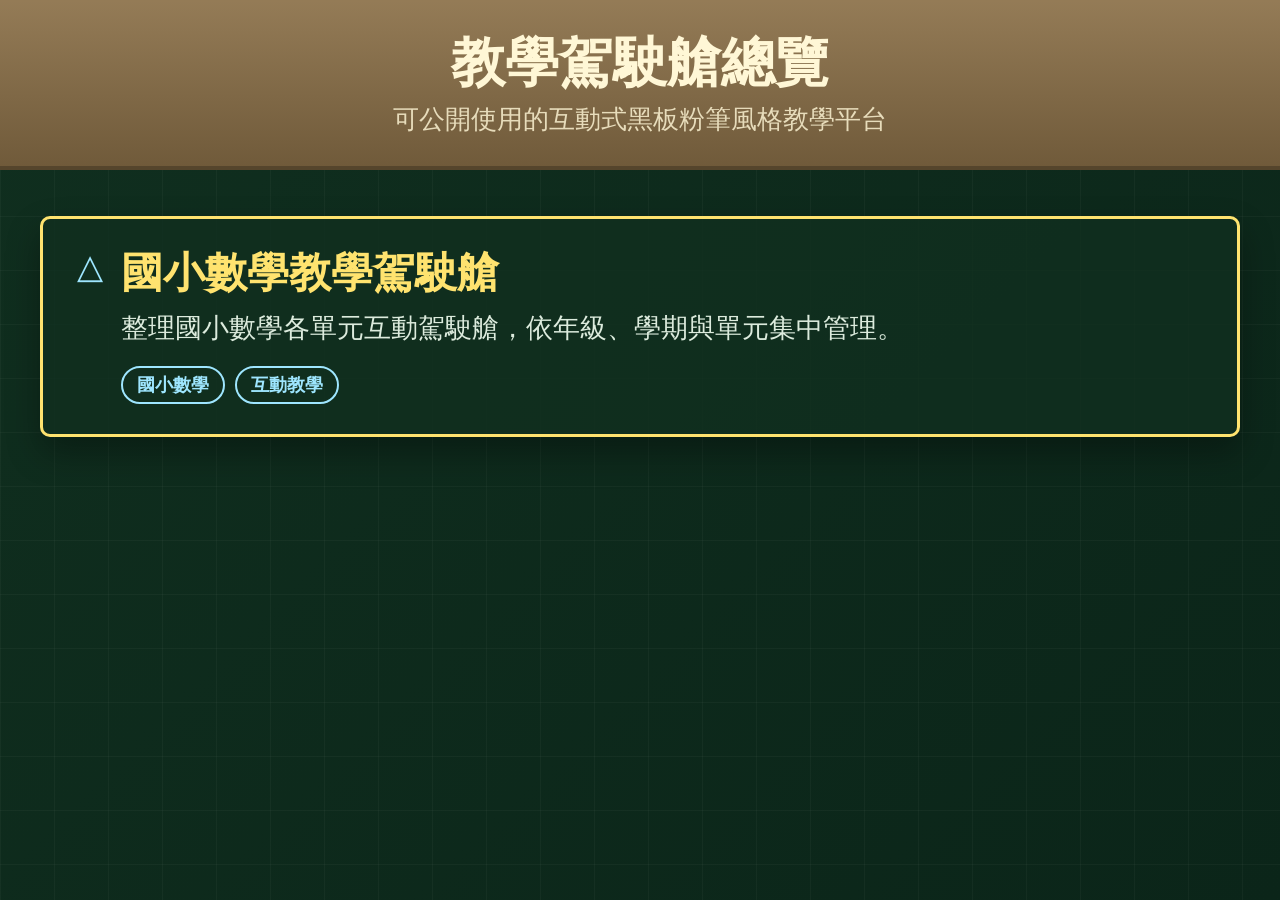
<file: index.html>
<!doctype html>
<html lang="zh-Hant">
<head>
  <meta charset="utf-8">
  <meta name="viewport" content="width=device-width, initial-scale=1">
  <title>教學駕駛艙總覽</title>
  <link rel="stylesheet" href="site.css">
</head>
<body>
  <header class="topbar">
    <h1>教學駕駛艙總覽</h1>
    <p>可公開使用的互動式黑板粉筆風格教學平台</p>
  </header>

  <main class="site-shell">
    <section class="card-grid" aria-label="科目清單">
      <a class="dashboard-card" href="./國小數學/">
        <span class="card-icon">△</span>
        <div>
          <h2>國小數學教學駕駛艙</h2>
          <p>整理國小數學各單元互動駕駛艙，依年級、學期與單元集中管理。</p>
          <div class="tags">
            <span>國小數學</span>
            <span>互動教學</span>
          </div>
        </div>
      </a>
    </section>
  </main>
</body>
</html>
</file>
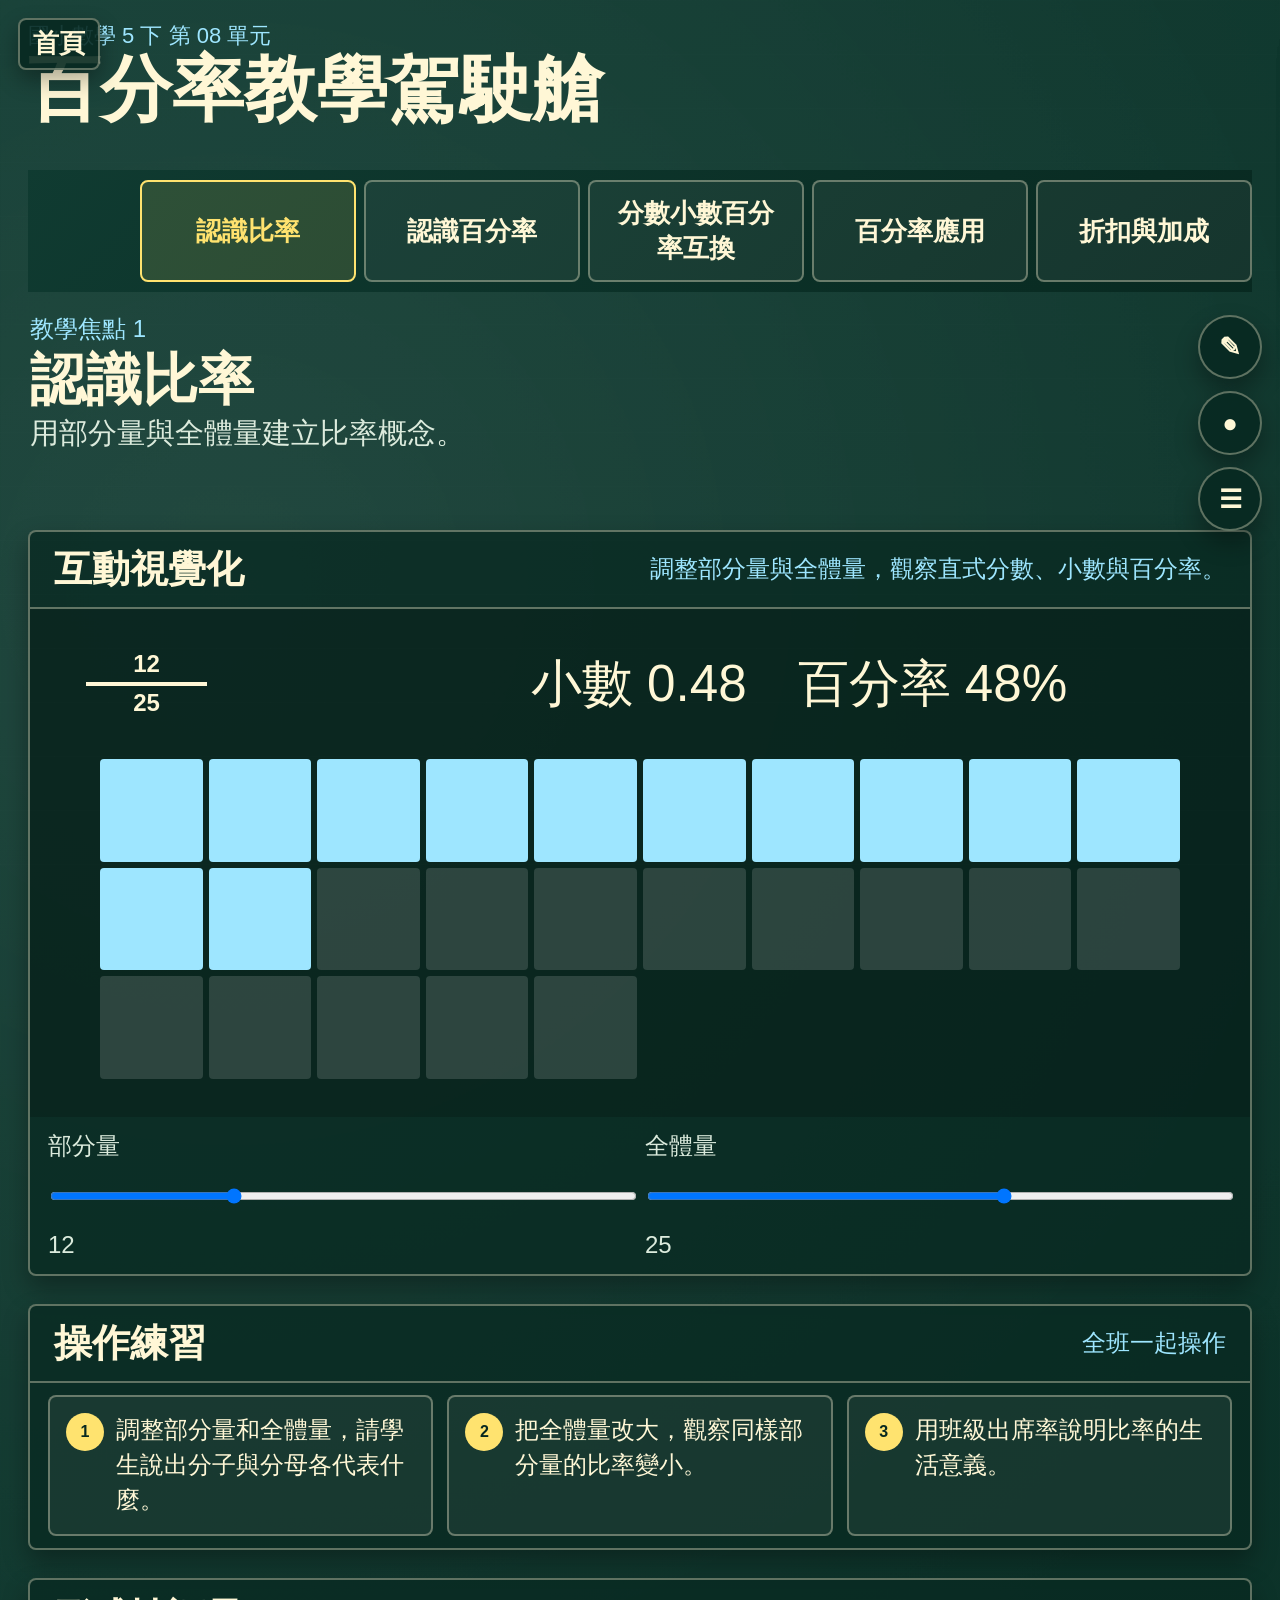
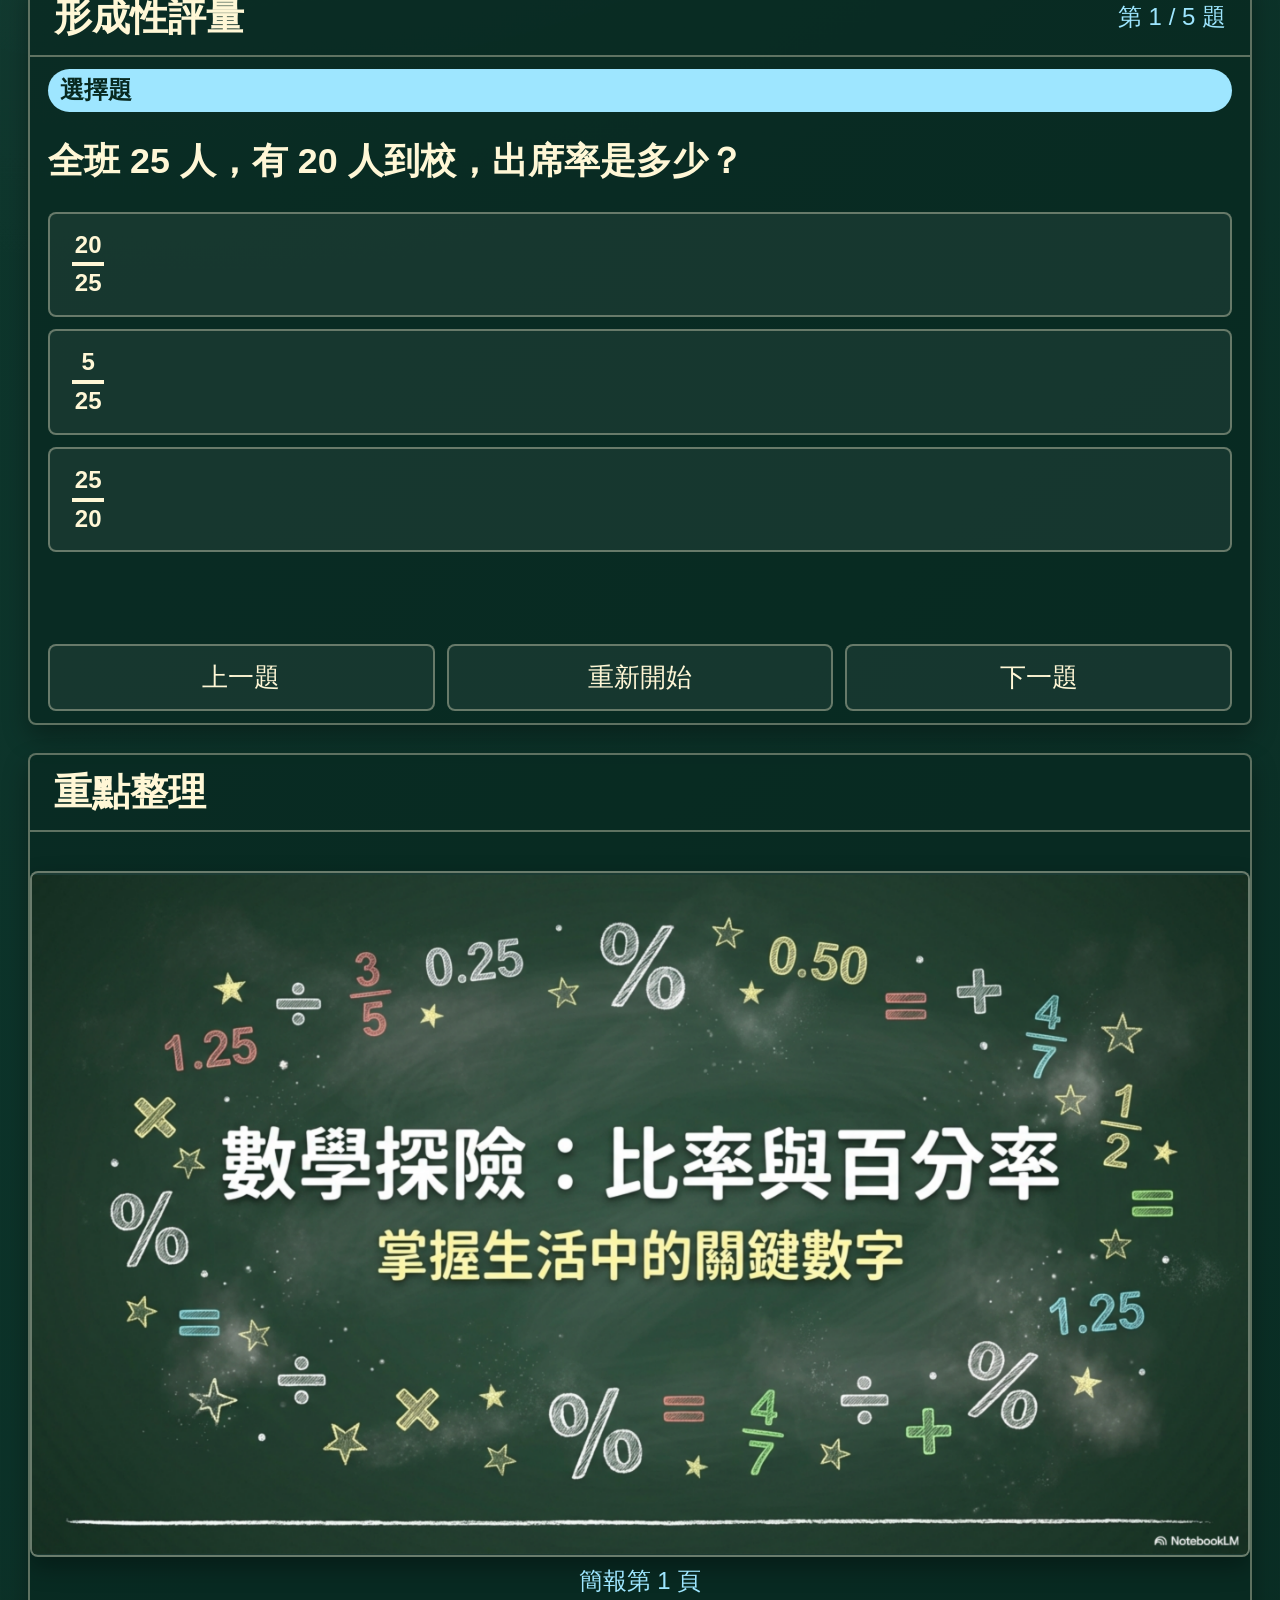
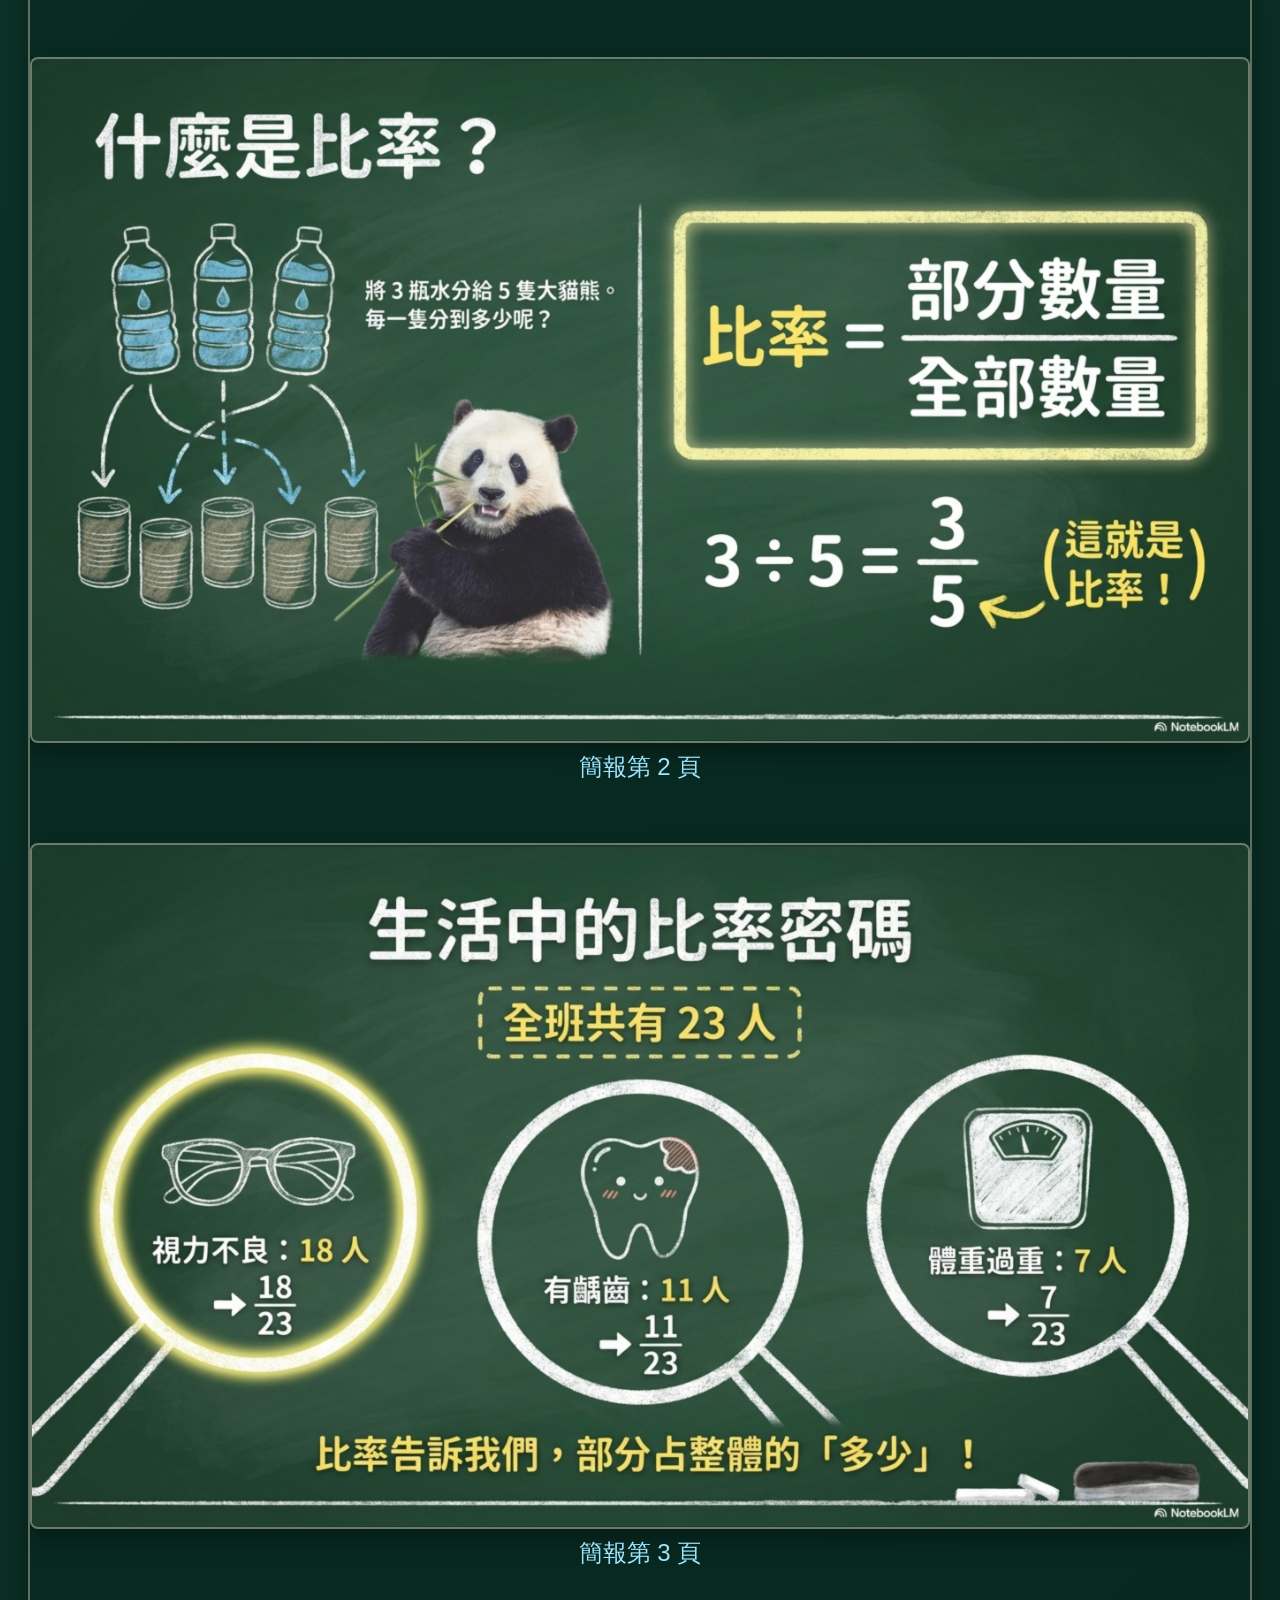
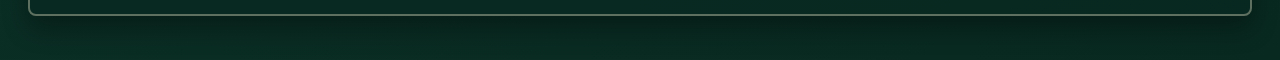
<file: 114五下數學CH8駕駛艙/index.html>
<!doctype html>
<html lang="zh-Hant">
<head>
  <meta charset="utf-8">
  <meta name="viewport" content="width=device-width, initial-scale=1">
  <title>114五下數學CH8駕駛艙</title>
  <link rel="icon" href="data:,">
  <link rel="stylesheet" href="style.css">
</head>
<body class="page-shell">
  <canvas id="drawLayer" aria-hidden="true"></canvas>
  <div id="laserLayer" aria-hidden="true"><span id="laserDot"></span></div>
  <div id="bigEffect" aria-live="polite"></div>

  <a class="home-link" href="../國小數學/" aria-label="回國小數學首頁">首頁</a>

  <header class="hero" id="top">
    <p class="eyebrow">國小數學 5 下 第 08 單元</p>
    <h1>百分率教學駕駛艙</h1>
  </header>

  <nav class="focus-nav" aria-label="教學焦點">
    <button class="focus-btn active" data-focus="0">認識比率</button>
    <button class="focus-btn" data-focus="1">認識百分率</button>
    <button class="focus-btn" data-focus="2">分數小數百分率互換</button>
    <button class="focus-btn" data-focus="3">百分率應用</button>
    <button class="focus-btn" data-focus="4">折扣與加成</button>
  </nav>

  <main class="dashboard lesson-stage">
    <section class="lesson-head focus-panel">
      <p id="focusLabel" class="eyebrow">教學焦點 1</p>
      <h1 id="focusTitle">認識比率</h1>
      <p id="focusGoal">用部分量與全體量建立比率概念。</p>
    </section>

    <section class="panel visual-panel focus-panel interactive-area">
      <div class="panel-title">
        <h2>互動視覺化</h2>
        <span id="visualHint">拖動或調整數值，連結圖像與算式</span>
      </div>
      <div id="visualStage" class="visual-stage"></div>
      <div id="visualControls" class="visual-controls"></div>
    </section>

    <section class="panel practice-panel focus-panel practice-area">
      <div class="panel-title">
        <h2>操作練習</h2>
        <span id="practiceCaption">全班一起操作</span>
      </div>
      <div id="practiceBody" class="practice-body"></div>
    </section>

    <section class="panel quiz-panel focus-panel quiz-area">
      <div class="panel-title">
        <h2>形成性評量</h2>
        <span id="quizStatus">第 1 / 5 題</span>
      </div>
      <p id="quizType" class="quiz-type"></p>
      <p id="quizQuestion" class="quiz-question"></p>
      <div id="quizAnswerArea" class="quiz-answer-area"></div>
      <div id="quizFeedback" class="quiz-feedback" aria-live="polite"></div>
      <div class="quiz-actions">
        <button id="prevQuiz" type="button">上一題</button>
        <button id="resetQuiz" type="button">重新開始</button>
        <button id="nextQuiz" type="button">下一題</button>
      </div>
    </section>

    <section class="panel summary-panel focus-panel summary-area">
      <div class="panel-title">
        <h2>重點整理</h2>
      </div>
      <div id="summaryDeck" class="summary-deck"></div>
    </section>
  </main>

  <div class="floating-actions" aria-label="浮動工具">
    <button id="openPen" class="round-tool" aria-label="畫筆工具">✎</button>
    <button id="openLaser" class="round-tool" aria-label="雷射筆">●</button>
    <button id="openTools" class="round-tool" aria-label="工具箱">☰</button>
  </div>

  <aside id="penDrawer" class="drawer pen-drawer" aria-label="畫筆工具">
    <div class="drawer-head">
      <h2>畫筆</h2>
      <button class="close-drawer" data-close="penDrawer" aria-label="關閉畫筆面板">×</button>
    </div>
    <div class="pen-row" aria-label="畫筆顏色">
      <button class="pen-color active" data-color="#ffffff" style="--swatch:#ffffff" aria-label="白色畫筆"></button>
      <button class="pen-color" data-color="#ffe36f" style="--swatch:#ffe36f" aria-label="黃色畫筆"></button>
      <button class="pen-color" data-color="#ff5b5b" style="--swatch:#ff5b5b" aria-label="紅色畫筆"></button>
      <button class="pen-color" data-color="#9ee6ff" style="--swatch:#9ee6ff" aria-label="藍色畫筆"></button>
      <button class="pen-color" data-color="#69d48f" style="--swatch:#69d48f" aria-label="綠色畫筆"></button>
    </div>
    <label class="control">畫筆粗細
      <input id="penSize" type="range" min="3" max="26" value="8">
    </label>
    <button id="clearInk" type="button">清除筆跡</button>
    <button id="closePenMode" type="button">關閉畫筆</button>
  </aside>

  <aside id="laserDrawer" class="drawer pen-drawer" aria-label="雷射筆工具">
    <div class="drawer-head">
      <h2>雷射筆</h2>
      <button class="close-drawer" data-close="laserDrawer" aria-label="關閉雷射筆面板">×</button>
    </div>
    <label class="control">雷射點大小
      <input id="laserSize" type="range" min="24" max="110" value="54">
    </label>
    <button id="laserToggle" type="button">開啟雷射筆</button>
  </aside>

  <aside id="toolDrawer" class="drawer tool-drawer" aria-label="教師工具箱">
    <div class="drawer-head">
      <h2>工具箱</h2>
      <button class="close-drawer" data-close="toolDrawer" aria-label="關閉工具箱">×</button>
    </div>
    <section>
      <h2>抽籤</h2>
      <div class="range-row">
        <label>從 <input id="rangeStart" type="number" value="1" min="1"></label>
        <label>到 <input id="rangeEnd" type="number" value="30" min="1"></label>
        <button id="buildNames" type="button">產生名單</button>
      </div>
      <textarea id="namesInput" rows="6" aria-label="抽籤名單"></textarea>
      <button id="drawName" type="button">抽一位</button>
      <p id="drawResult" class="tool-result">等待抽籤</p>
    </section>
    <section>
      <h2>計時器</h2>
      <div class="timer-row">
        <button type="button" data-sec="30">30秒</button>
        <button type="button" data-sec="60">1分</button>
        <button type="button" data-sec="120">2分</button>
        <button type="button" data-sec="300">5分</button>
      </div>
      <div id="timerDisplay" class="timer" aria-live="polite">00:00</div>
      <button id="timerToggle" type="button">開始</button>
      <button id="timerReset" type="button">歸零</button>
      <div class="custom-time">
        <label class="control">其他時間（分鐘）
          <input id="customMinutes" type="number" min="1" max="60" value="10">
        </label>
        <button id="setCustomTime" type="button">設定</button>
      </div>
    </section>
  </aside>
  <script src="script.js"></script>
</body>
</html>
</file>
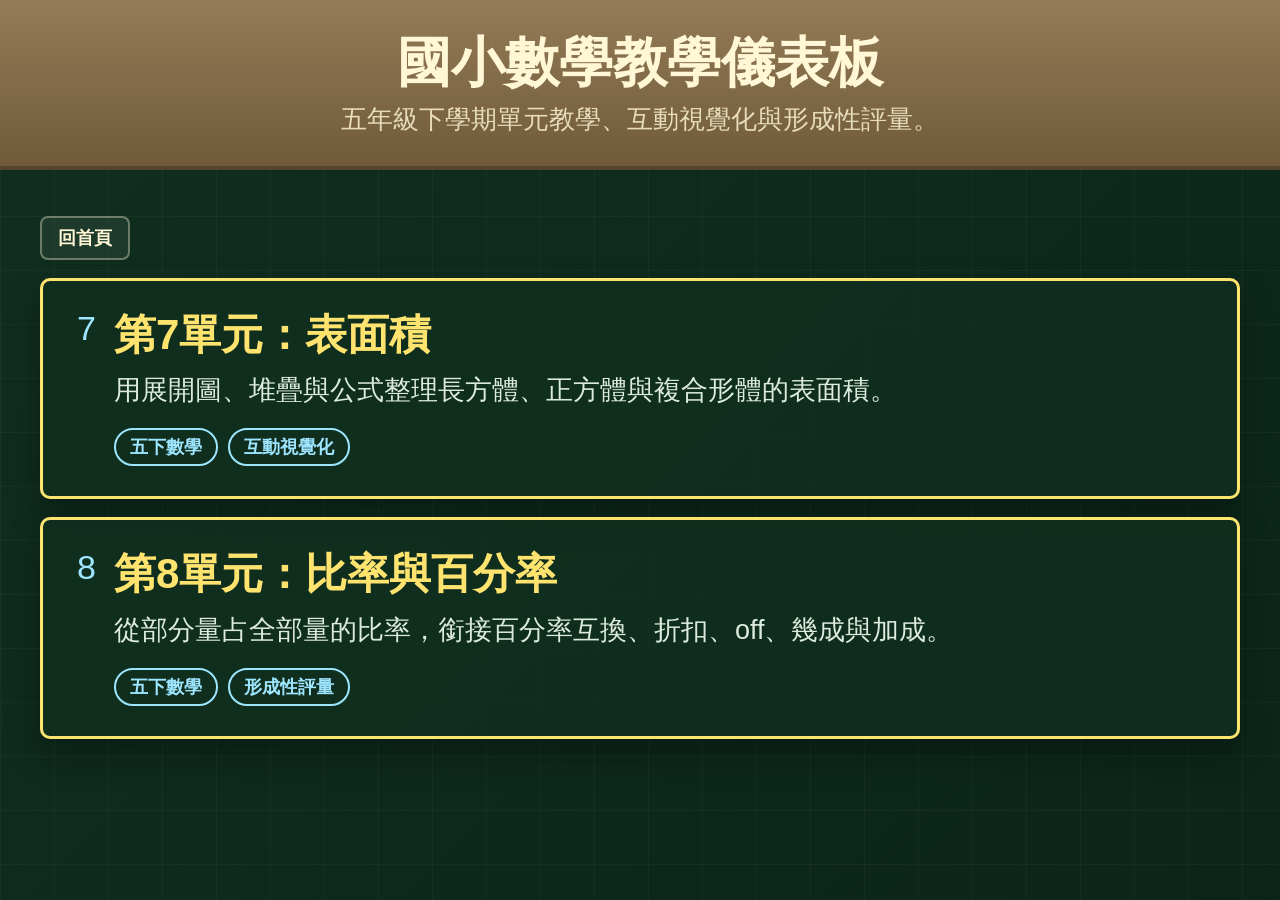
<file: 國小數學/index.html>
﻿<!doctype html>
<html lang="zh-Hant">
<head>
  <meta charset="utf-8">
  <meta name="viewport" content="width=device-width, initial-scale=1">
  <title>國小數學教學儀表板</title>
  <link rel="stylesheet" href="../site.css">
</head>
<body>
  <header class="topbar">
    <h1>國小數學教學儀表板</h1>
    <p>五年級下學期單元教學、互動視覺化與形成性評量。</p>
  </header>

  <main class="site-shell">
    <a class="back-link" href="../">回首頁</a>

    <section class="card-grid" aria-label="國小數學單元列表">
      <a class="dashboard-card" href="../康軒五下第七單元-表面積/">
        <span class="card-icon">7</span>
        <div>
          <h2>第7單元：表面積</h2>
          <p>用展開圖、堆疊與公式整理長方體、正方體與複合形體的表面積。</p>
          <div class="tags">
            <span>五下數學</span>
            <span>互動視覺化</span>
          </div>
        </div>
      </a>

      <a class="dashboard-card" href="../114五下數學CH8駕駛艙/">
        <span class="card-icon">8</span>
        <div>
          <h2>第8單元：比率與百分率</h2>
          <p>從部分量占全部量的比率，銜接百分率互換、折扣、off、幾成與加成。</p>
          <div class="tags">
            <span>五下數學</span>
            <span>形成性評量</span>
          </div>
        </div>
      </a>
    </section>
  </main>
</body>
</html>
</file>
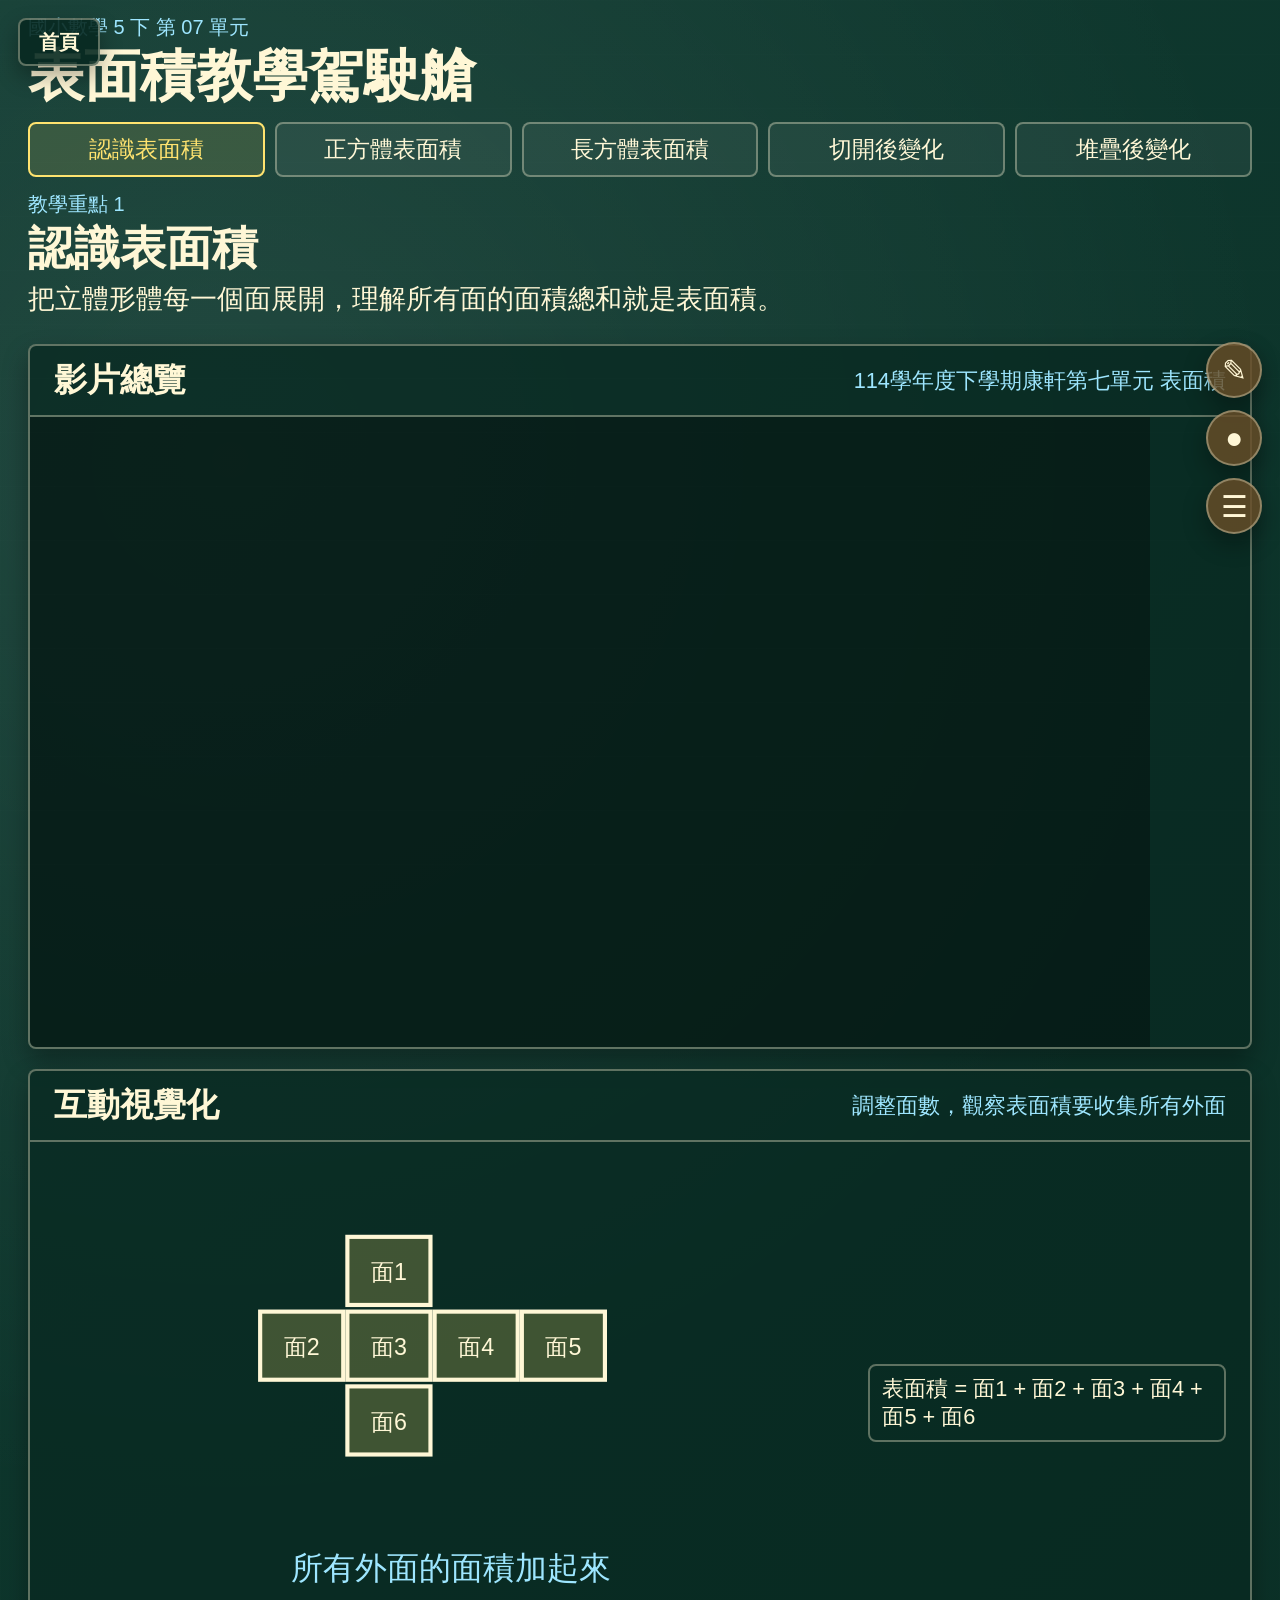
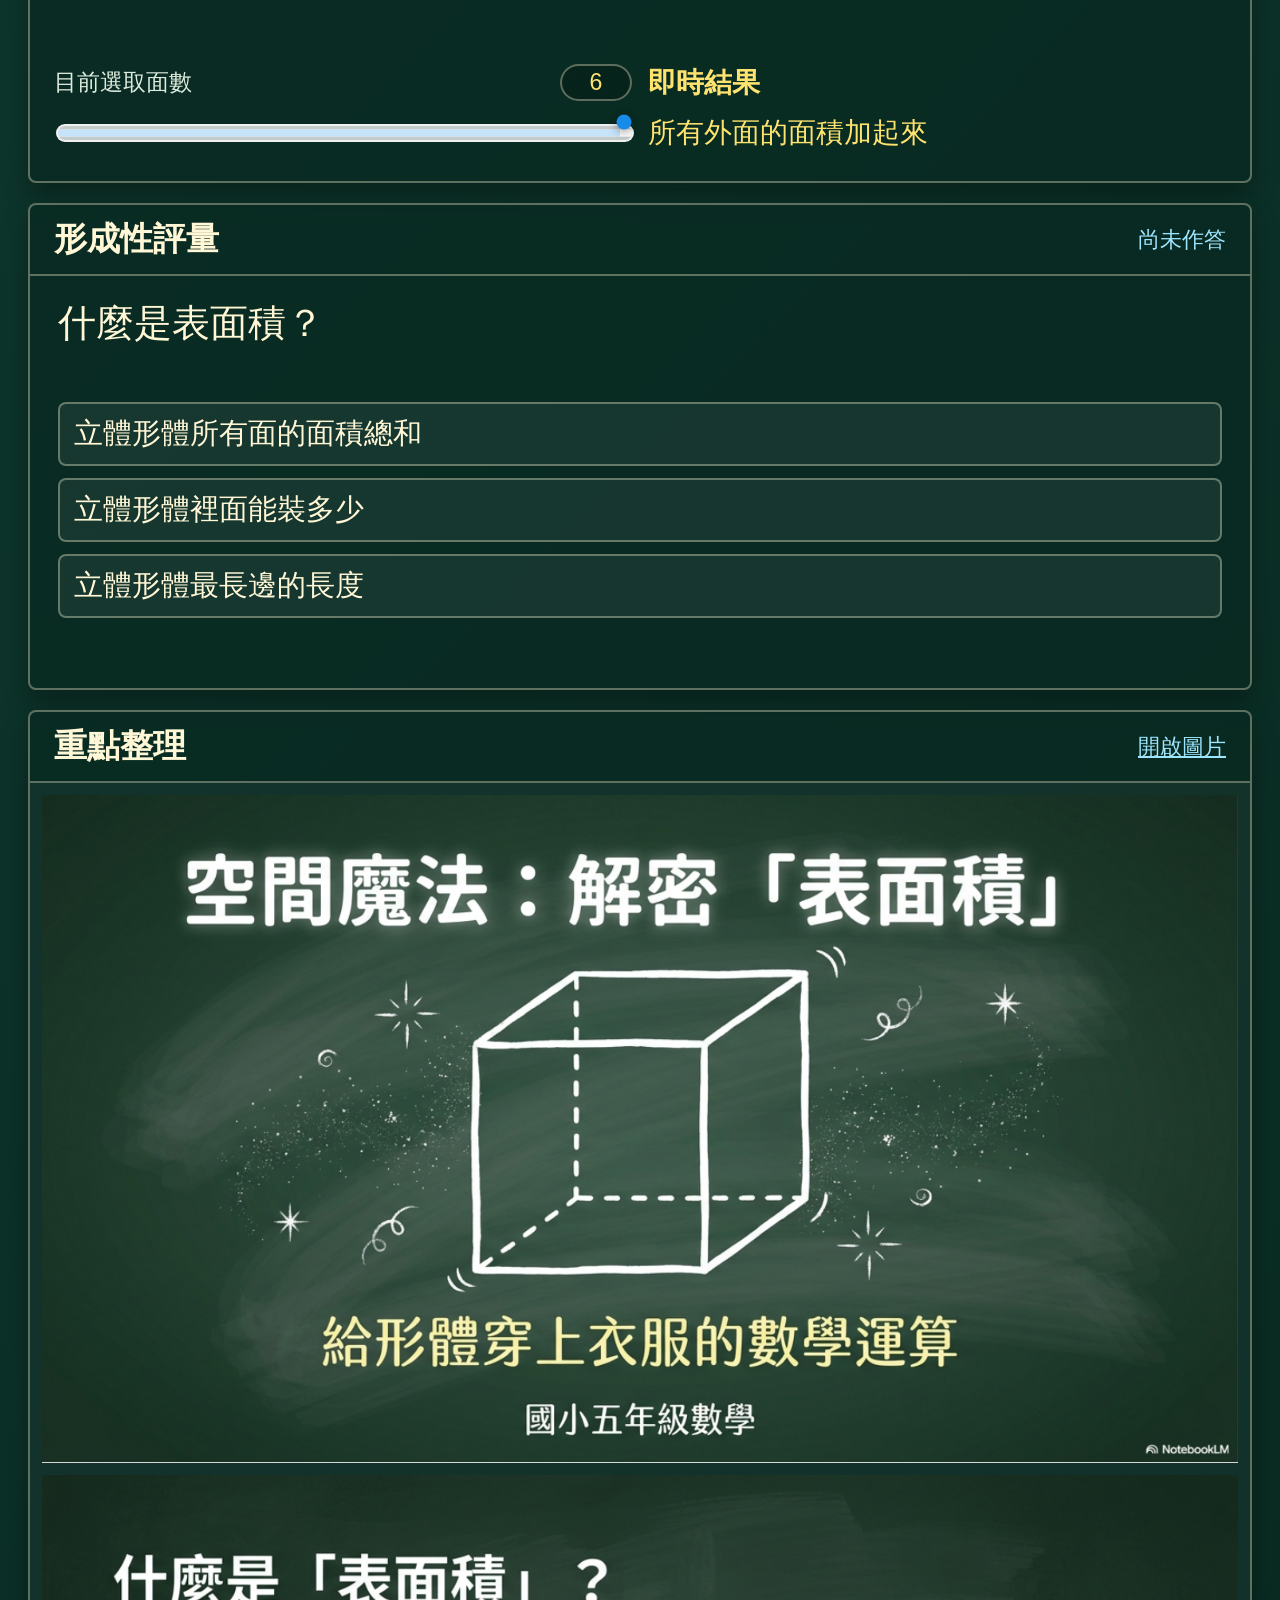
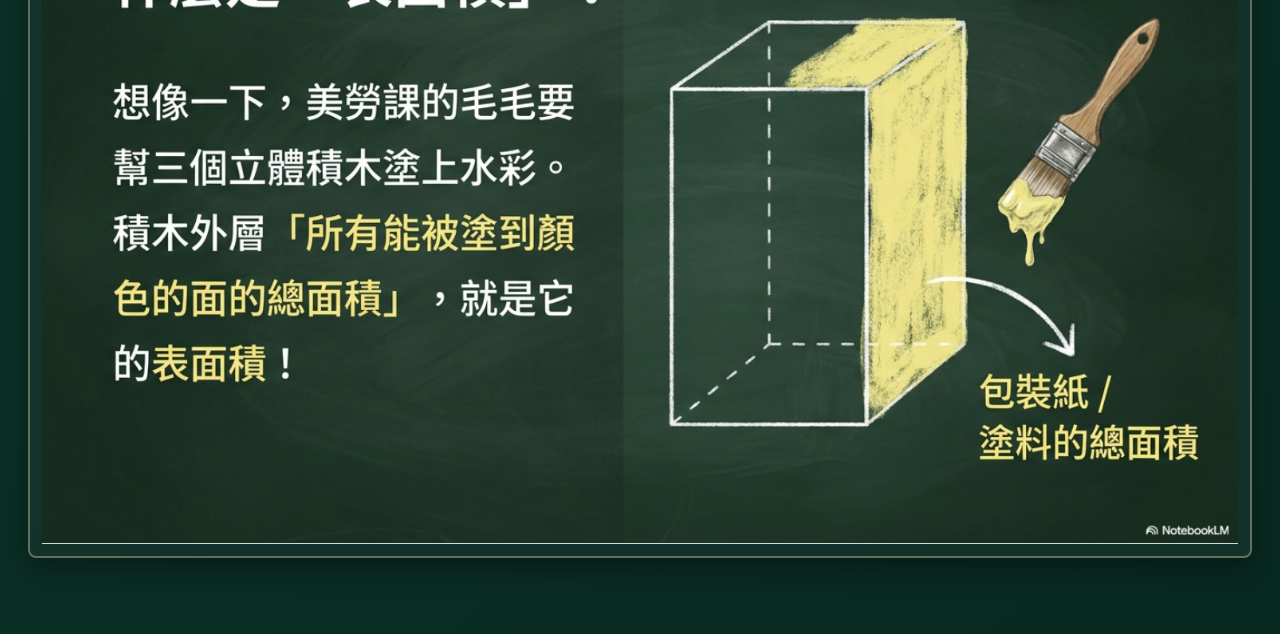
<file: 康軒五下第七單元-表面積/index.html>
<!doctype html>
<html lang="zh-Hant">
<head>
  <meta charset="utf-8">
  <meta name="viewport" content="width=device-width, initial-scale=1">
  <title>第07單元 表面積教學駕駛艙</title>
  <link rel="stylesheet" href="style.css">
</head>
<body>
  <canvas id="drawLayer" aria-hidden="true"></canvas>
  <div id="laserLayer" aria-hidden="true"><span id="laserDot"></span></div>
  <div id="bigEffect" aria-live="polite"></div>
  <a class="home-link" href="../國小數學/" aria-label="回國小數學首頁">首頁</a>

  <header class="hero" id="top">
    <p class="eyebrow">國小數學 5 下 第 07 單元</p>
    <h1>表面積教學駕駛艙</h1>
  </header>

  <nav class="focus-nav" aria-label="教學重點">
    <button class="focus-btn active" data-focus="0">認識表面積</button>
    <button class="focus-btn" data-focus="1">正方體表面積</button>
    <button class="focus-btn" data-focus="2">長方體表面積</button>
    <button class="focus-btn" data-focus="3">切開後變化</button>
    <button class="focus-btn" data-focus="4">堆疊後變化</button>
  </nav>

  <main class="dashboard">
    <section class="lesson-head">
      <p id="focusLabel" class="eyebrow">教學重點 1</p>
      <h2 id="focusTitle">認識表面積</h2>
      <p id="focusGoal">把立體形體每一個面展開，理解所有面的面積總和就是表面積。</p>
    </section>

    <section class="panel video-panel">
      <div class="panel-title">
        <h3>影片總覽</h3>
        <span>114學年度下學期康軒第七單元 表面積</span>
      </div>
      <div class="video-embed">
        <iframe
          src="https://www.youtube.com/embed/N0Galb0f3BQ"
          title="表面積影片總覽"
          allow="accelerometer; autoplay; clipboard-write; encrypted-media; gyroscope; picture-in-picture; web-share"
          allowfullscreen></iframe>
      </div>
    </section>

    <section class="panel visual-panel">
      <div class="panel-title">
        <h3>互動視覺化</h3>
        <span id="visualHint">拖曳、點選，連結操作與算式</span>
      </div>
      <div id="visualStage" class="visual-stage"></div>
      <div id="visualControls" class="visual-controls"></div>
    </section>

    <section class="panel quiz-panel">
      <div class="panel-title">
        <h3>形成性評量</h3>
        <span id="quizStatus">尚未作答</span>
      </div>
      <p id="quizQuestion" class="quiz-question"></p>
      <div id="quizOptions" class="quiz-options"></div>
      <div id="quizFeedback" class="quiz-feedback" aria-live="polite"></div>
    </section>

    <section class="panel infographic-panel">
      <div class="panel-title">
        <h3>重點整理</h3>
        <a id="infoLink" href="#" target="_blank" rel="noreferrer">開啟圖片</a>
      </div>
      <div id="infoFrames" class="info-frames"></div>
    </section>
  </main>

  <div class="floating-actions" aria-label="浮動工具">
    <button id="openPen" class="round-tool" aria-label="畫筆工具">✎</button>
    <button id="openLaser" class="round-tool" aria-label="雷射筆">●</button>
    <button id="openTools" class="round-tool" aria-label="工具箱">☰</button>
  </div>

  <aside id="penDrawer" class="drawer pen-drawer" aria-label="畫筆工具">
    <div class="drawer-head">
      <h3>畫筆</h3>
      <button class="close-drawer" data-close="penDrawer" aria-label="關閉">×</button>
    </div>
    <div class="pen-row">
      <button class="pen-color active" data-color="#ffffff" style="--swatch:#ffffff" aria-label="白色粉筆"></button>
      <button class="pen-color" data-color="#ffe36f" style="--swatch:#ffe36f" aria-label="黃色粉筆"></button>
      <button class="pen-color" data-color="#ff5b5b" style="--swatch:#ff5b5b" aria-label="紅色粉筆"></button>
    </div>
    <label class="control">畫筆粗細
      <input id="penSize" type="range" min="3" max="18" value="7">
    </label>
    <button id="clearInk" class="icon-button" aria-label="清除筆跡" title="清除筆跡">🗑</button>
    <button id="closePenMode" type="button">關閉畫筆</button>
  </aside>

  <aside id="laserDrawer" class="drawer pen-drawer" aria-label="雷射筆工具">
    <div class="drawer-head">
      <h3>雷射筆</h3>
      <button class="close-drawer" data-close="laserDrawer" aria-label="關閉雷射筆面板">×</button>
    </div>
    <label class="control">雷射粗細
      <input id="laserSize" type="range" min="24" max="110" value="54">
    </label>
    <button id="laserToggle" type="button">開啟雷射筆</button>
  </aside>

  <aside id="toolDrawer" class="drawer tool-drawer" aria-label="工具箱">
    <div class="drawer-head">
      <h3>工具箱</h3>
      <button class="close-drawer" data-close="toolDrawer" aria-label="關閉">×</button>
    </div>

    <section>
      <h3>抽籤</h3>
      <div class="range-row">
        <label>從 <input id="rangeStart" type="number" value="1" min="1"></label>
        <label>到 <input id="rangeEnd" type="number" value="25" min="1"></label>
        <button id="buildNames">產生名單</button>
      </div>
      <textarea id="namesInput" rows="6"></textarea>
      <button id="drawName">抽一位</button>
      <p id="drawResult" class="tool-result">等待抽籤</p>
    </section>

    <section>
      <h3>計時器</h3>
      <div class="timer-row">
        <button data-sec="30">30秒</button>
        <button data-sec="60">1分</button>
        <button data-sec="120">2分</button>
        <button data-sec="300">5分</button>
      </div>
      <div id="timerDisplay" class="timer">00:00</div>
      <button id="timerToggle">開始</button>
      <button id="timerReset">歸零</button>
      <div class="custom-time">
        <label class="control">其他時間（分鐘）
          <input id="customMinutes" type="number" min="1" max="60" value="10">
        </label>
        <button id="setCustomTime">設定</button>
      </div>
    </section>
  </aside>

  <script src="script.js"></script>
</body>
</html>
</file>
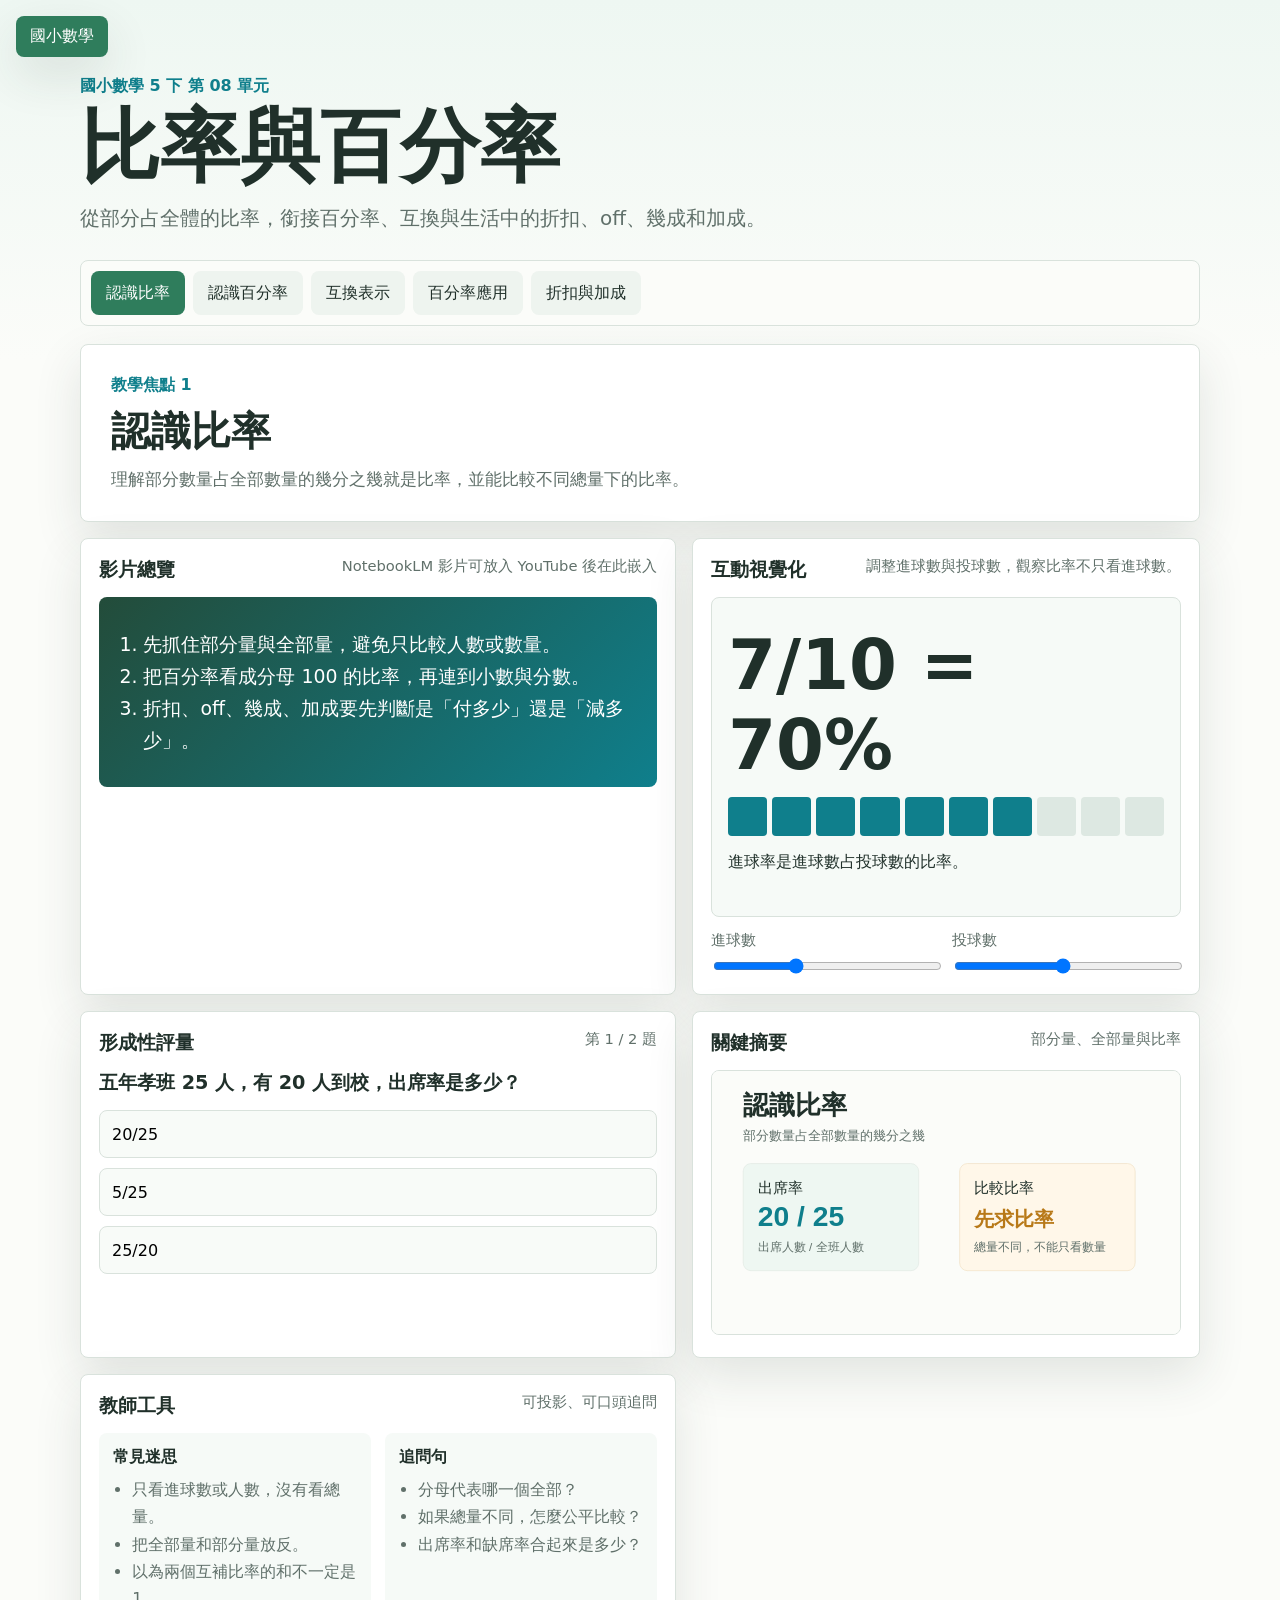
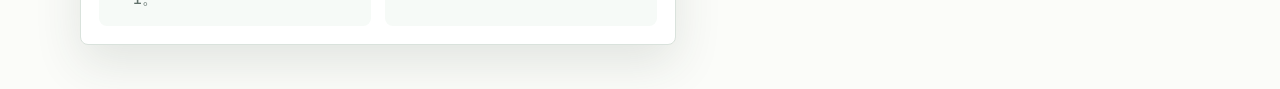
<file: 康軒五下第八單元-比率與百分率/index.html>
<!doctype html>
<html lang="zh-Hant">
<head>
  <meta charset="utf-8">
  <meta name="viewport" content="width=device-width, initial-scale=1">
  <title>第8單元 比率與百分率教學儀表板</title>
  <link rel="stylesheet" href="style.css">
</head>
<body>
  <a class="home-link" href="../國小數學/" aria-label="回到國小數學">國小數學</a>

  <header class="hero" id="top">
    <p class="eyebrow">國小數學 5 下 第 08 單元</p>
    <h1>比率與百分率</h1>
    <p>從部分占全體的比率，銜接百分率、互換與生活中的折扣、off、幾成和加成。</p>
  </header>

  <nav class="focus-nav" aria-label="教學焦點">
    <button class="focus-btn active" data-focus="0">認識比率</button>
    <button class="focus-btn" data-focus="1">認識百分率</button>
    <button class="focus-btn" data-focus="2">互換表示</button>
    <button class="focus-btn" data-focus="3">百分率應用</button>
    <button class="focus-btn" data-focus="4">折扣與加成</button>
  </nav>

  <main class="dashboard">
    <section class="lesson-head">
      <p id="focusLabel" class="eyebrow">教學焦點 1</p>
      <h2 id="focusTitle">認識比率</h2>
      <p id="focusGoal">理解「部分數量占全部數量的幾分之幾」就是比率，並能比較不同總量下的比率。</p>
    </section>

    <section class="panel video-panel">
      <div class="panel-title">
        <h3>影片總覽</h3>
        <span>NotebookLM 影片可放入 YouTube 後在此嵌入</span>
      </div>
      <div class="video-overview">
        <ol>
          <li>先抓住部分量與全部量，避免只比較人數或數量。</li>
          <li>把百分率看成分母 100 的比率，再連到小數與分數。</li>
          <li>折扣、off、幾成、加成要先判斷是「付多少」還是「減多少」。</li>
        </ol>
      </div>
    </section>

    <section class="panel visual-panel">
      <div class="panel-title">
        <h3>互動視覺化</h3>
        <span id="visualHint">拖曳或點選控制項，觀察部分、全體與百分率的關係。</span>
      </div>
      <div id="visualStage" class="visual-stage"></div>
      <div id="visualControls" class="visual-controls"></div>
    </section>

    <section class="panel quiz-panel">
      <div class="panel-title">
        <h3>形成性評量</h3>
        <span id="quizStatus">每個焦點 2 題</span>
      </div>
      <p id="quizQuestion" class="quiz-question"></p>
      <div id="quizOptions" class="quiz-options"></div>
      <div id="quizFeedback" class="quiz-feedback" aria-live="polite"></div>
    </section>

    <section class="panel summary-panel">
      <div class="panel-title">
        <h3>關鍵摘要</h3>
        <span id="summaryCaption">依教學焦點切換摘要頁</span>
      </div>
      <img id="summaryImage" src="assets/deck-page-01.svg" alt="比率關鍵摘要">
    </section>

    <section class="panel teacher-panel">
      <div class="panel-title">
        <h3>教師工具</h3>
        <span>可投影、可口頭追問</span>
      </div>
      <div class="tool-grid">
        <article>
          <h4>常見迷思</h4>
          <ul id="misconceptions"></ul>
        </article>
        <article>
          <h4>追問句</h4>
          <ul id="teacherPrompts"></ul>
        </article>
      </div>
    </section>
  </main>

  <script src="script.js"></script>
</body>
</html>
</file>
<file: site.css>
:root {
  --board: #102f1f;
  --board-dark: #0b2519;
  --chalk: #fff7d6;
  --muted: #dcebdd;
  --yellow: #ffe36f;
  --blue: #9ee6ff;
  --line: rgba(255, 247, 214, .35);
  --panel: rgba(16, 47, 31, .82);
  --shadow: rgba(0, 0, 0, .32);
  --wood: #8b7048;
}

* { box-sizing: border-box; }

body {
  margin: 0;
  min-height: 100vh;
  color: var(--chalk);
  font-family: "Microsoft JhengHei", "Noto Sans TC", Arial, sans-serif;
  background:
    linear-gradient(rgba(255,255,255,.03) 1px, transparent 1px),
    linear-gradient(90deg, rgba(255,255,255,.03) 1px, transparent 1px),
    linear-gradient(135deg, var(--board), var(--board-dark));
  background-size: 54px 54px, 54px 54px, auto;
}

.topbar {
  min-height: 170px;
  display: grid;
  place-items: center;
  align-content: center;
  gap: 10px;
  padding: 32px 20px;
  text-align: center;
  background:
    linear-gradient(rgba(255,255,255,.08), rgba(0,0,0,.2)),
    var(--wood);
  box-shadow: inset 0 -4px 0 rgba(0,0,0,.24);
}

.topbar h1 {
  margin: 0;
  font-size: clamp(32px, 4.4vw, 54px);
  line-height: 1.1;
  letter-spacing: 0;
}

.topbar p {
  margin: 0;
  color: rgba(255,247,214,.82);
  font-size: clamp(18px, 2vw, 26px);
}

.site-shell {
  width: min(1200px, calc(100vw - 40px));
  margin: 0 auto;
  padding: 46px 0 72px;
}

.card-grid {
  display: grid;
  gap: 18px;
}

.dashboard-card {
  display: grid;
  grid-template-columns: auto 1fr;
  gap: 18px;
  align-items: start;
  min-height: 190px;
  padding: 30px 34px;
  border: 3px solid var(--yellow);
  border-radius: 10px;
  color: inherit;
  text-decoration: none;
  background: var(--panel);
  box-shadow: 0 16px 34px var(--shadow);
}

.dashboard-card:hover {
  background: rgba(255, 227, 111, .1);
}

.card-icon {
  color: var(--blue);
  font-size: 34px;
  line-height: 1;
}

.dashboard-card h2 {
  margin: 0 0 12px;
  color: var(--yellow);
  font-size: clamp(28px, 3.4vw, 42px);
  line-height: 1.15;
  letter-spacing: 0;
}

.dashboard-card p {
  margin: 0 0 18px;
  color: var(--muted);
  font-size: clamp(20px, 2.2vw, 27px);
  line-height: 1.45;
}

.tags {
  display: flex;
  flex-wrap: wrap;
  gap: 10px;
}

.tags span {
  border: 2px solid var(--blue);
  border-radius: 999px;
  padding: 5px 14px;
  color: var(--blue);
  font-size: 18px;
  font-weight: 700;
}

.back-link {
  display: inline-grid;
  place-items: center;
  min-height: 44px;
  margin-bottom: 18px;
  padding: 8px 16px;
  border: 2px solid var(--line);
  border-radius: 8px;
  color: var(--chalk);
  text-decoration: none;
  font-size: 18px;
  font-weight: 700;
  background: rgba(255,255,255,.06);
}

.back-link:hover {
  border-color: var(--yellow);
  color: var(--yellow);
}

@media (max-width: 720px) {
  .site-shell {
    width: min(100% - 28px, 1200px);
    padding-top: 30px;
  }

  .dashboard-card {
    grid-template-columns: 1fr;
    padding: 24px;
  }
}
</file>
<file: 114五下數學CH8駕駛艙/style.css>
:root {
  --board: #103b31;
  --board-dark: #082920;
  --chalk: #fff7d6;
  --muted: #dcebdd;
  --yellow: #ffe36f;
  --blue: #9ee6ff;
  --red: #ff5b5b;
  --green: #69d48f;
  --line: rgba(255, 247, 214, .35);
  --panel: rgba(8, 42, 34, .76);
  --shadow: rgba(0, 0, 0, .32);
  --activity-h: 832px;
  --practice-h: 310px;
  --summary-h: calc(100vh - 132px);
}

* { box-sizing: border-box; min-width: 0; }

html, body {
  width: 100%;
  min-height: 100%;
  overflow-x: hidden;
  background-color: #062b23;
}

html { scroll-behavior: smooth; }

body {
  margin: 0;
  min-height: 100vh;
  overflow-x: hidden;
  color: var(--chalk);
  font-family: "Microsoft JhengHei", "Noto Sans TC", Arial, sans-serif;
  background:
    radial-gradient(circle at 18% 12%, rgba(255,255,255,.08), transparent 30%),
    linear-gradient(135deg, var(--board), var(--board-dark));
}

body::before {
  content: "";
  position: fixed;
  inset: 0;
  pointer-events: none;
  opacity: .16;
  background-image:
    linear-gradient(rgba(255,255,255,.05) 1px, transparent 1px),
    linear-gradient(90deg, rgba(255,255,255,.04) 1px, transparent 1px);
  background-size: 54px 54px;
}

button, textarea, input { font: inherit; }

button {
  min-height: 56px;
  border: 2px solid var(--line);
  color: var(--chalk);
  background: rgba(255,255,255,.06);
  border-radius: 8px;
  padding: 14px 22px;
  cursor: pointer;
  touch-action: manipulation;
  font-size: 26px;
}

button.active, button:active {
  border-color: var(--yellow);
  color: var(--yellow);
  background: rgba(255, 227, 111, .13);
}

input, textarea {
  min-height: 52px;
  border: 2px solid var(--line);
  border-radius: 8px;
  color: var(--chalk);
  background: rgba(0,0,0,.22);
  padding: 8px 10px;
  font-size: 24px;
}

img, video, canvas, iframe {
  max-width: 100%;
}

.home-link {
  position: fixed;
  left: 18px;
  top: 18px;
  z-index: 22;
  display: inline-grid;
  place-items: center;
  min-width: 82px;
  min-height: 52px;
  border: 2px solid var(--line);
  border-radius: 8px;
  color: var(--chalk);
  background: rgba(8, 42, 34, .9);
  box-shadow: 0 10px 22px var(--shadow);
  text-decoration: none;
  font-size: 26px;
  font-weight: 700;
}

.focus-nav, .dashboard {
  width: calc(100vw - 56px);
  margin: 0 auto;
}

.hero {
  min-height: 170px;
  padding: 20px 28px 14px;
}

.hero .eyebrow {
  margin-bottom: 2px;
  font-size: clamp(22px, 1.7vw, 30px);
}

.hero h1 {
  max-width: 1280px;
  font-size: clamp(62px, 5.6vw, 92px);
  line-height: .98;
}

.focus-nav {
  position: relative;
  z-index: 20;
  display: grid;
  grid-template-columns: repeat(5, minmax(0, 1fr));
  gap: 8px;
  padding: 10px 0 10px 112px;
  background: linear-gradient(135deg, rgba(16,59,49,.98), rgba(8,41,32,.98));
}

.focus-btn {
  min-height: 60px;
  font-size: clamp(26px, 1.55vw, 30px);
  font-weight: 700;
}

.dashboard {
  overflow: visible;
  padding: 20px 0 44px;
  display: grid;
  grid-template-columns: 1fr;
  grid-template-areas:
    "head"
    "visual"
    "practice"
    "quiz"
    "summary";
  align-content: start;
  gap: 28px;
}

.lesson-head {
  grid-area: head;
  display: block;
  padding: 0 2px 18px;
}

.eyebrow {
  margin: 0 0 4px;
  color: var(--blue);
  font-size: 24px;
}

h1, h2, h3, p { margin-top: 0; letter-spacing: 0; }
h1 { margin-bottom: 4px; font-size: clamp(42px, 4.4vw, 64px); line-height: 1.02; }
h2 { margin-bottom: 0; font-size: clamp(32px, 3vw, 44px); }
h3 { margin-bottom: 10px; color: var(--yellow); font-size: 30px; }
p, li, span, label, a, pre { font-size: 24px; line-height: 1.45; }

.lesson-head #focusGoal {
  max-width: 1280px;
  color: var(--muted);
  font-size: clamp(26px, 2.3vw, 34px);
}

.panel {
  width: 100%;
  max-width: 100%;
  height: auto;
  aspect-ratio: auto;
  min-width: 0;
  min-height: auto;
  border: 2px solid var(--line);
  border-radius: 8px;
  overflow: visible;
  margin-bottom: 0;
  box-shadow: 0 12px 26px var(--shadow);
  background: var(--panel);
  justify-self: stretch;
}

.visual-panel,
.practice-panel,
.quiz-panel,
.summary-panel {
  min-height: 0;
  display: grid;
}

.visual-panel { grid-area: visual; grid-template-rows: auto auto auto; }
.practice-panel { grid-area: practice; grid-template-rows: auto minmax(0, 1fr); }
.quiz-panel { grid-area: quiz; grid-template-rows: auto auto auto minmax(0, 1fr) auto auto; }
.summary-panel { grid-area: summary; grid-template-rows: auto minmax(0, 1fr); }
.practice-panel {
  aspect-ratio: auto;
}

.summary-panel {
  width: 100%;
  height: auto;
  aspect-ratio: auto;
  overflow: visible;
}

.panel-title {
  min-height: 68px;
  display: flex;
  justify-content: space-between;
  gap: 14px;
  align-items: center;
  padding: 12px 24px;
  border-bottom: 2px solid var(--line);
}

.panel-title span, .panel-title a {
  color: var(--blue);
  font-size: 24px;
}

.visual-stage {
  min-height: 640px;
  height: auto;
  overflow: visible;
  display: grid;
  place-items: center;
  padding: 38px 56px;
  background: rgba(0,0,0,.18);
}

.visual-controls, .practice-body, .quiz-type, .quiz-question, .quiz-answer-area, .quiz-feedback, .quiz-actions {
  margin: 12px 18px;
}

.visual-controls {
  display: grid;
  grid-template-columns: repeat(auto-fit, minmax(190px, 1fr));
  gap: 10px;
  flex-shrink: 0;
  align-items: end;
}

.control {
  position: relative;
  display: grid;
  gap: 8px;
  color: var(--muted);
}

.control.unknown-control {
  filter: grayscale(1);
  opacity: .58;
}

.control.unknown-control::after {
  content: "?";
  position: absolute;
  inset: 0;
  display: grid;
  place-items: center;
  color: var(--red);
  font-size: clamp(48px, 4.8vw, 78px);
  font-weight: 900;
  text-shadow: 0 0 12px rgba(0,0,0,.65);
  pointer-events: none;
}

input[type="range"] { width: 100%; min-height: 44px; }

.lesson-stage,
.focus-panel,
.activity-layout,
.card,
.interactive-area,
.practice-area,
.quiz-area,
.summary-area,
.visual-panel,
.practice-panel,
.quiz-panel,
.summary-panel,
.visual-stage,
.practice-body,
.quiz-answer-area,
.summary-deck {
  min-width: 0;
  min-height: 0;
}

.visual-card {
  width: 100%;
  max-width: 1420px;
}

.percent-card,
.ratio-card {
  display: grid;
  grid-template-columns: 1fr;
  gap: 34px;
  align-items: center;
  justify-items: center;
  width: 100%;
}

.visual-topline {
  width: 100%;
  display: grid;
  gap: 18px;
  align-items: center;
  margin-bottom: 4px;
}

.ratio-card .visual-topline {
  grid-template-columns: minmax(180px, .38fr) minmax(0, 1fr);
}

.percent-card .visual-topline {
  grid-template-columns: repeat(3, minmax(0, auto));
  justify-content: center;
  gap: 48px;
}

.visual-topline h3, .price-card h3 {
  color: var(--yellow);
  font-size: clamp(56px, 7.6vw, 104px);
}

.price-card h3 {
  font-size: clamp(38px, 5vw, 70px);
}

.price-card .saving {
  color: var(--red);
  font-size: clamp(48px, 6vw, 92px);
  font-weight: 900;
  line-height: 1.08;
}

.price-card .markup {
  color: var(--yellow);
  font-size: clamp(40px, 5vw, 76px);
  font-weight: 900;
  line-height: 1.08;
}

.large-fraction .fraction {
  font-size: clamp(58px, 7vw, 96px);
}

.visual-topline p {
  margin-bottom: 0;
  color: var(--chalk);
  font-size: clamp(42px, 4vw, 74px);
  line-height: 1.2;
  white-space: normal;
  text-align: center;
}

.fraction {
  display: inline-grid;
  grid-template-rows: auto 4px auto;
  justify-items: center;
  align-items: center;
  min-width: 1.35em;
  vertical-align: middle;
  font-weight: 800;
}

.fraction .bar {
  width: 100%;
  height: 4px;
  background: currentColor;
}

.tile-grid {
  width: min(100%, 1080px);
  display: grid;
  grid-template-columns: repeat(var(--cols), 1fr);
  gap: 6px;
  margin: 0 auto;
}

.tile {
  aspect-ratio: 1;
  border-radius: 4px;
  background: rgba(255,255,255,.14);
}

.ratio-card .tile,
.percent-card .tile {
  min-height: 68px;
}

.tile.on { background: var(--blue); }
.hundred .tile { min-width: 0; }
.percent-card .hundred .tile {
  max-width: none;
}

.bar-track {
  height: 42px;
  border: 2px solid var(--line);
  border-radius: 8px;
  overflow: hidden;
  background: rgba(255,255,255,.1);
}

.bar-track span {
  display: block;
  height: 100%;
  background: var(--blue);
}

.convert-card {
  display: grid;
  grid-template-columns: repeat(2, minmax(0, 1fr));
  gap: 14px;
}

.convert-card > div, .practice-body article, .drop-target {
  border: 2px solid var(--line);
  border-radius: 8px;
  padding: 16px;
  background: rgba(255,255,255,.06);
}

.convert-card b {
  display: block;
  color: var(--yellow);
  font-size: 38px;
}

.visual-examples {
  grid-column: 1 / -1;
  display: grid;
  grid-template-columns: repeat(auto-fit, minmax(260px, 1fr));
  gap: 12px;
  margin-top: 18px;
}

.visual-examples article {
  border: 2px solid var(--line);
  border-radius: 8px;
  padding: 16px;
  background: rgba(158, 230, 255, .08);
}

.visual-examples strong {
  display: block;
  margin-bottom: 8px;
  color: var(--yellow);
  font-size: clamp(28px, 2.7vw, 40px);
}

.visual-examples span {
  color: var(--muted);
  font-size: clamp(28px, 2.4vw, 36px);
}

.convert-card label, .convert-card button, .convert-card p {
  grid-column: 1 / -1;
}

.segmented {
  display: flex;
  flex-wrap: wrap;
  gap: 10px;
}

.practice-body {
  min-height: 0;
  overflow: visible;
  overflow-x: hidden;
  display: grid;
  grid-template-columns: repeat(3, 1fr);
  gap: 14px;
  align-content: start;
}

.practice-body article {
  display: grid;
  grid-template-columns: auto 1fr;
  gap: 12px;
}

.practice-body strong {
  display: grid;
  place-items: center;
  width: 38px;
  height: 38px;
  border-radius: 999px;
  color: var(--board-dark);
  background: var(--yellow);
}

.quiz-type {
  display: inline-block;
  padding: 4px 12px;
  border-radius: 999px;
  color: var(--board-dark);
  background: var(--blue);
  font-weight: 900;
}

.quiz-question {
  font-size: clamp(30px, 2.8vw, 42px);
  font-weight: 900;
}

.quiz-answer-area {
  min-height: 0;
  overflow: visible;
  overflow-x: hidden;
  display: grid;
  gap: 12px;
  align-content: start;
}

.quiz-answer-area button {
  text-align: left;
}

.quiz-answer-area button.correct, .drag-card.correct {
  border-color: var(--green);
  color: var(--board-dark);
  background: var(--green);
  animation: matchPop .32s ease;
}

.quiz-answer-area button.wrong, .drag-card.wrong {
  border-color: var(--red);
  color: white;
  background: rgba(255,91,91,.32);
  animation: bounceBack .34s ease;
}

.fill-row {
  display: flex;
  gap: 12px;
}

.fill-row input { flex: 1; min-width: 0; }

.quiz-feedback {
  min-height: 44px;
  font-size: 28px;
  color: var(--muted);
  font-weight: 800;
}

.quiz-feedback.good { color: var(--green); }
.quiz-feedback.retry { color: var(--red); }

.quiz-actions {
  display: grid;
  grid-template-columns: repeat(3, 1fr);
  gap: 12px;
}

.drag-board { display: grid; gap: 16px; }

.drag-bank {
  display: flex;
  flex-wrap: wrap;
  gap: 12px;
  min-height: 72px;
}

.drag-card {
  touch-action: none;
  user-select: none;
}

.drag-card.dragging {
  position: fixed;
  z-index: 80;
  pointer-events: none;
  border-color: var(--yellow);
  color: var(--yellow);
  box-shadow: 0 16px 30px var(--shadow);
}

.drop-grid {
  display: grid;
  grid-template-columns: repeat(2, 1fr);
  gap: 12px;
}

.drop-target {
  min-height: 150px;
  font-size: clamp(28px, 2.5vw, 40px);
}

.drop-target.over {
  border-color: var(--yellow);
  background: rgba(255,227,111,.13);
}

.drop-target.pulse { animation: matchPop .36s ease; }

.drop-slot {
  display: flex;
  flex-wrap: wrap;
  gap: 10px;
  min-height: 64px;
  margin-top: 10px;
}

.drag-card {
  font-size: clamp(28px, 2.4vw, 40px);
}

.summary-deck {
  height: auto;
  min-height: 0;
  overflow: visible;
  overflow-x: hidden;
  display: flex;
  flex-direction: column;
  gap: 18px;
  margin: 0;
  padding: 18px 0 24px;
}

.summary-slide {
  width: 100%;
  min-height: var(--summary-h);
  display: flex;
  flex-direction: column;
  align-items: center;
  justify-content: center;
  margin: 0;
}

.summary-slide:first-child {
  min-height: var(--summary-h);
}

.summary-slide img {
  width: min(100%, calc(var(--summary-h) * 16 / 9));
  max-width: 100%;
  height: auto;
  max-height: calc(var(--summary-h) - 44px);
  aspect-ratio: 16 / 9;
  object-fit: contain;
  border: 2px solid var(--line);
  border-radius: 8px;
  background: rgba(255,255,255,.08);
  box-shadow: 0 10px 24px var(--shadow);
}

.summary-slide figcaption {
  margin-top: 8px;
  color: var(--blue);
  font-size: 24px;
  text-align: center;
}

.juice-tank {
  width: min(100%, 520px);
  height: clamp(170px, 28vh, 300px);
  display: flex;
  align-items: flex-end;
  margin: 18px auto;
  border: 4px solid rgba(255,247,214,.78);
  border-radius: 8px 8px 28px 28px;
  overflow: hidden;
  background:
    linear-gradient(90deg, rgba(255,255,255,.08) 1px, transparent 1px),
    rgba(255,255,255,.06);
  background-size: 10% 100%;
}

.apply-card {
  width: 100%;
  display: grid;
  grid-template-columns: minmax(0, 1fr) minmax(300px, .8fr);
  grid-template-areas:
    "text tank"
    "example tank";
  gap: 16px 28px;
  align-items: center;
}

.apply-text {
  grid-area: text;
}

.apply-text h3 {
  font-size: clamp(42px, 4.2vw, 72px);
  line-height: 1.05;
}

.apply-text p {
  color: var(--muted);
  font-size: clamp(34px, 3.2vw, 54px);
  font-weight: 800;
  line-height: 1.18;
}

.apply-text strong {
  display: block;
  color: var(--yellow);
  font-size: clamp(38px, 3.6vw, 62px);
  line-height: 1.08;
}

.apply-card .juice-tank {
  grid-area: tank;
}

.apply-card .visual-examples {
  grid-area: example;
  margin-top: 0;
}

.price-card {
  width: 100%;
  display: grid;
  gap: 20px;
  align-content: center;
}

.price-results {
  display: grid;
  grid-template-columns: repeat(3, minmax(0, 1fr));
  gap: 16px;
}

.price-results strong {
  min-height: 140px;
  display: grid;
  place-items: center;
  padding: 14px;
  border: 2px solid var(--line);
  border-radius: 8px;
  color: var(--yellow);
  background: rgba(255,255,255,.06);
  font-size: clamp(40px, 4.2vw, 72px);
  line-height: 1.1;
  text-align: center;
}

.price-results .saving {
  color: var(--red);
}

.price-results .markup {
  color: var(--yellow);
}

.juice-tank span {
  display: block;
  width: 100%;
  min-height: 2%;
  background: linear-gradient(180deg, #ffe36f, #ff9f43);
  box-shadow: inset 0 12px 18px rgba(255,255,255,.22);
}

.floating-actions {
  position: fixed;
  z-index: 42;
  right: 18px;
  top: 35%;
  display: grid;
  gap: 12px;
}

.round-tool {
  width: 64px;
  height: 64px;
  padding: 0;
  border-radius: 999px;
  background: rgba(8,42,34,.92);
  box-shadow: 0 12px 24px var(--shadow);
  font-weight: 900;
}

.drawer {
  position: fixed;
  z-index: 41;
  right: 92px;
  top: 20px;
  width: min(430px, calc(100vw - 128px));
  max-height: calc(100vh - 40px);
  overflow: auto;
  padding: 16px;
  border: 2px solid var(--line);
  border-radius: 8px;
  background: rgba(8,42,34,.97);
  box-shadow: 0 18px 38px var(--shadow);
  transform: translateX(calc(100% + 128px));
  transition: transform .25s ease;
}

.drawer.open { transform: translateX(0); }
.notebook-drawer { width: min(760px, calc(100vw - 128px)); }

.drawer-head {
  display: flex;
  justify-content: space-between;
  align-items: center;
  gap: 12px;
  margin-bottom: 12px;
}

.close-drawer {
  width: 48px;
  height: 48px;
  padding: 0;
}

.drawer section + section {
  border-top: 2px solid var(--line);
  margin-top: 16px;
  padding-top: 16px;
}

.pen-row {
  display: grid;
  grid-template-columns: repeat(5, 1fr);
  gap: 8px;
  margin-bottom: 12px;
}

.pen-color {
  height: 46px;
  padding: 0;
  background: var(--swatch);
}

.pen-color.active {
  border-color: var(--yellow);
}

.range-row, .timer-row, .custom-time {
  display: grid;
  grid-template-columns: repeat(3, 1fr);
  gap: 10px;
}

.timer-row { grid-template-columns: repeat(2, 1fr); }

.drawer textarea {
  width: 100%;
  resize: vertical;
  margin: 10px 0;
}

.tool-result {
  min-height: 32px;
  color: var(--blue);
  font-weight: 900;
}

.timer {
  margin: 12px 0;
  text-align: center;
  color: var(--yellow);
  font-size: 64px;
  font-weight: 900;
}

.drawer-link {
  display: block;
  margin: 10px 0;
  color: var(--blue);
}

.drawer-note {
  color: var(--muted);
}

pre {
  white-space: pre-wrap;
  overflow-wrap: anywhere;
  color: var(--muted);
}

#drawLayer {
  position: fixed;
  inset: 0;
  z-index: 38;
  width: 100vw;
  height: 100vh;
  pointer-events: none;
  touch-action: none;
}

body.drawing #drawLayer {
  pointer-events: auto;
  cursor: crosshair;
}

#laserLayer {
  position: fixed;
  inset: 0;
  z-index: 39;
  pointer-events: none;
}

#laserDot, .laser-trail {
  position: fixed;
  border-radius: 999px;
  transform: translate(-50%, -50%);
  pointer-events: none;
}

#laserDot {
  width: var(--laser-size, 54px);
  height: var(--laser-size, 54px);
  opacity: 0;
  background: rgba(255,38,38,.55);
  border: 3px solid rgba(255,255,255,.9);
  box-shadow: 0 0 24px rgba(255,38,38,.9);
}

body.laser #laserDot { opacity: 1; }

.laser-trail {
  width: var(--trail-size, 54px);
  height: var(--trail-size, 54px);
  background: rgba(255,38,38,.24);
  box-shadow: 0 0 18px rgba(255,38,38,.55);
  animation: laserFade .62s ease-out forwards;
}

#bigEffect {
  position: fixed;
  z-index: 90;
  left: 50%;
  top: 50%;
  transform: translate(-50%, -50%);
  opacity: 0;
  pointer-events: none;
  padding: 18px 26px;
  border: 2px solid var(--line);
  border-radius: 8px;
  color: var(--yellow);
  background: rgba(0,0,0,.72);
  font-size: 72px;
  font-weight: 900;
}

#bigEffect.show { animation: popEffect .9s ease forwards; }

@keyframes laserFade {
  from { opacity: .9; transform: translate(-50%, -50%) scale(1); }
  to { opacity: 0; transform: translate(-50%, -50%) scale(.35); }
}

@keyframes matchPop {
  0% { transform: scale(.98); }
  50% { transform: scale(1.04); }
  100% { transform: scale(1); }
}

@keyframes bounceBack {
  0%, 100% { transform: translateX(0); }
  25% { transform: translateX(-8px); }
  75% { transform: translateX(8px); }
}

@keyframes popEffect {
  0% { opacity: 0; transform: translate(-50%, -50%) scale(.8); }
  18% { opacity: 1; transform: translate(-50%, -50%) scale(1); }
  100% { opacity: 0; transform: translate(-50%, -55%) scale(1.08); }
}

@media (max-height: 1050px) and (min-width: 921px) {
  :root { --activity-h: calc(100vh - 190px); }
}

@media (max-width: 920px) {
  .focus-nav {
    grid-template-columns: repeat(3, minmax(0, 1fr));
    overflow: visible;
    padding-left: 0;
    padding-top: 82px;
  }
  .focus-btn {
    min-height: 56px;
    font-size: 26px;
  }
  .dashboard {
    grid-template-columns: 1fr;
    grid-template-areas:
      "head"
      "visual"
      "practice"
      "quiz"
      "summary";
  }
  .panel {
    width: 100%;
    height: auto;
    min-height: auto;
  }
  .practice-body, .summary-deck, .convert-card { grid-template-columns: 1fr; }
}

@media (max-width: 640px) {
  p, li, span, label, a, pre, button, input, textarea { font-size: 24px; }
  .focus-nav, .dashboard { width: calc(100vw - 20px); }
  .focus-nav {
    grid-template-columns: repeat(2, minmax(0, 1fr));
    gap: 8px;
  }
  .focus-btn {
    min-height: 66px;
    padding: 10px 8px;
    font-size: 25px;
    line-height: 1.18;
    white-space: normal;
  }
  .home-link { position: absolute; }
  .panel-title {
    grid-template-columns: 1fr;
    display: grid;
    gap: 4px;
    min-height: auto;
    padding: 8px 14px;
  }
  .panel-title h2 {
    font-size: 30px;
    line-height: 1.08;
  }
  .panel-title span {
    font-size: 20px;
    line-height: 1.25;
  }
  .visual-stage {
    align-items: start;
    padding: 14px;
  }
  .visual-card {
    width: 100%;
  }
  .percent-card,
  .ratio-card,
  .apply-card {
    grid-template-columns: 1fr;
    grid-template-areas:
      "text"
      "tank"
      "example";
    gap: 10px;
  }
  .visual-topline {
    display: grid;
    grid-template-columns: 1fr;
    justify-items: center;
    gap: 8px;
  }
  .ratio-card .visual-topline,
  .percent-card .visual-topline {
    grid-template-columns: 1fr;
    gap: 8px;
  }
  .visual-topline h3,
  .visual-topline p,
  .large-fraction .fraction {
    font-size: 34px;
  }
  .visual-controls {
    grid-template-columns: 1fr;
    margin: 8px 14px;
  }
  .tile-grid {
    width: 100%;
    gap: 3px;
  }
  .ratio-card .tile,
  .percent-card .tile {
    min-height: 0;
  }
  .percent-card .hundred .tile {
    max-width: none;
  }
  .apply-text h3,
  .apply-text p,
  .apply-text strong {
    font-size: 32px;
  }
  .juice-tank {
    height: 150px;
  }
  .price-results {
    grid-template-columns: 1fr;
  }
  .price-results strong {
    min-height: 84px;
    font-size: 34px;
  }
  .drop-grid, .quiz-actions, .range-row, .custom-time { grid-template-columns: 1fr; }
  .floating-actions {
    top: auto;
    right: 10px;
    bottom: 10px;
    grid-auto-flow: column;
  }
  .round-tool { width: 56px; height: 56px; }
  .drawer, .notebook-drawer {
    right: 10px;
    left: 10px;
    top: auto;
    bottom: 84px;
    width: auto;
    max-height: 68vh;
    transform: translateY(calc(100% + 110px));
  }
  .drawer.open { transform: translateY(0); }
}

@media (max-width: 640px) and (orientation: portrait) {
  .dashboard {
    grid-template-rows: auto;
  }
}
</file>
<file: 康軒五下第七單元-表面積/style.css>
:root {
  --board: #103b31;
  --board-dark: #082920;
  --chalk: #fff7d6;
  --muted: #dcebdd;
  --yellow: #ffe36f;
  --blue: #9ee6ff;
  --red: #ff5b5b;
  --line: rgba(255, 247, 214, .35);
  --panel: rgba(8, 42, 34, .76);
  --shadow: rgba(0, 0, 0, .32);
}

* { box-sizing: border-box; }

html { scroll-behavior: smooth; }

body {
  margin: 0;
  min-height: 100vh;
  color: var(--chalk);
  font-family: "Microsoft JhengHei", "Noto Sans TC", Arial, sans-serif;
  background:
    radial-gradient(circle at 18% 12%, rgba(255,255,255,.08), transparent 30%),
    linear-gradient(135deg, var(--board), var(--board-dark));
}

body::before {
  content: "";
  position: fixed;
  inset: 0;
  pointer-events: none;
  opacity: .16;
  background-image:
    linear-gradient(rgba(255,255,255,.05) 1px, transparent 1px),
    linear-gradient(90deg, rgba(255,255,255,.04) 1px, transparent 1px);
  background-size: 54px 54px;
}

button, textarea, input { font: inherit; }

button {
  border: 2px solid var(--line);
  color: var(--chalk);
  background: rgba(255,255,255,.06);
  border-radius: 8px;
  padding: 10px 14px;
  cursor: pointer;
  touch-action: manipulation;
}

button:hover, button.active {
  border-color: var(--yellow);
  color: var(--yellow);
  background: rgba(255, 227, 111, .13);
}

.home-link {
  position: fixed;
  left: 18px;
  top: 18px;
  z-index: 22;
  display: inline-grid;
  place-items: center;
  min-width: 82px;
  min-height: 48px;
  border: 2px solid var(--line);
  border-radius: 8px;
  color: var(--chalk);
  background: rgba(8, 42, 34, .9);
  box-shadow: 0 10px 22px var(--shadow);
  text-decoration: none;
  font-size: 20px;
  font-weight: 700;
}

.home-link:hover {
  border-color: var(--yellow);
  color: var(--yellow);
  background: rgba(255, 227, 111, .13);
}

.hero, .focus-nav, .dashboard {
  width: min(1480px, calc(100vw - 56px));
  margin: 0 auto;
}

.hero {
  padding: 14px 0 8px;
}

.eyebrow {
  margin: 0 0 6px;
  color: var(--blue);
  font-size: 20px;
}

h1, h2, h3, p { margin-top: 0; letter-spacing: 0; }
h1 { margin-bottom: 4px; font-size: clamp(34px, 4.4vw, 60px); line-height: 1.02; }
h2 { margin-bottom: 8px; font-size: clamp(30px, 3.6vw, 48px); line-height: 1.05; }
h3 { margin-bottom: 0; font-size: clamp(24px, 2.6vw, 34px); }

.focus-nav {
  display: grid;
  grid-template-columns: repeat(5, minmax(0, 1fr));
  gap: 10px;
  padding: 6px 0 14px;
}

.focus-btn {
  min-height: 48px;
  text-align: center;
  font-size: clamp(18px, 1.8vw, 25px);
}

.dashboard {
  padding-bottom: 56px;
}

.lesson-head {
  margin-bottom: 14px;
}

.lesson-head #focusGoal {
  max-width: 1280px;
  font-size: clamp(20px, 2.1vw, 28px);
  line-height: 1.35;
}

.panel {
  border: 2px solid var(--line);
  border-radius: 8px;
  overflow: hidden;
  margin-bottom: 20px;
  box-shadow: 0 12px 26px var(--shadow);
  background: var(--panel);
}

.panel-title {
  min-height: 56px;
  display: flex;
  justify-content: space-between;
  gap: 14px;
  align-items: center;
  padding: 12px 24px;
  border-bottom: 2px solid var(--line);
}

.panel-title span, .panel-title a {
  color: var(--blue);
  font-size: clamp(18px, 1.7vw, 24px);
}

.video-placeholder {
  min-height: 190px;
  display: grid;
  place-items: center;
  padding: 20px 28px;
  text-align: center;
  background: rgba(0,0,0,.2);
}

.video-placeholder strong {
  display: block;
  margin-bottom: 10px;
  font-size: clamp(26px, 3.2vw, 42px);
  color: var(--yellow);
}

.video-placeholder p {
  max-width: 920px;
  margin: 0 auto;
  font-size: clamp(18px, 1.8vw, 24px);
  line-height: 1.45;
}

.video-embed {
  aspect-ratio: 16 / 9;
  max-height: min(70vh, 640px);
  background: rgba(0,0,0,.32);
}

.video-embed iframe {
  display: block;
  width: 100%;
  height: 100%;
  border: 0;
}

.deck-panel {
  position: relative;
}

.deck-panel iframe {
  display: block;
  width: 100%;
  height: min(70vh, 700px);
  border: 0;
  background: #203a34;
}

.slide-controls {
  display: flex;
  align-items: center;
  gap: 12px;
}

.slide-controls button {
  width: 54px;
  height: 46px;
  padding: 0;
  font-size: 36px;
  line-height: 1;
}

#slideBadge {
  min-width: 96px;
  text-align: center;
}

.visual-stage {
  min-height: min(58vh, 560px);
  padding: 22px 24px;
  display: grid;
  place-items: center;
}

.visual-controls {
  display: grid;
  grid-template-columns: minmax(320px, 1fr) minmax(320px, 1fr);
  gap: 16px;
  padding: 0 24px 24px;
}

.visual-controls.compact-inputs {
  grid-template-columns: repeat(auto-fit, minmax(150px, max-content));
  align-items: end;
  column-gap: 22px;
  row-gap: 16px;
}

.visual-controls.vertical-inputs {
  grid-template-columns: minmax(220px, 360px);
  align-items: stretch;
}

.control {
  display: grid;
  gap: 8px;
  color: var(--muted);
  font-size: clamp(18px, 1.8vw, 26px);
}

.control-label {
  display: flex;
  align-items: center;
  justify-content: space-between;
  gap: 12px;
}

.control-value {
  min-width: 72px;
  border: 2px solid var(--line);
  border-radius: 999px;
  padding: 3px 12px;
  text-align: center;
  color: var(--yellow);
  background: rgba(0,0,0,.18);
}

.control input[type="range"] {
  width: 100%;
  height: 44px;
  accent-color: #168be8;
  cursor: pointer;
  touch-action: pan-y;
}

.control input[type="range"]::-webkit-slider-runnable-track {
  height: 18px;
  border-radius: 999px;
  border: 2px solid rgba(255,255,255,.72);
  background: rgba(255,255,255,.76);
}

.control input[type="range"]::-webkit-slider-thumb {
  appearance: none;
  width: 38px;
  height: 38px;
  margin-top: -12px;
  border-radius: 999px;
  border: 4px solid #fff;
  background: #168be8;
  box-shadow: 0 2px 10px rgba(0,0,0,.35);
}

.control input[type="number"] {
  width: 100%;
  border: 2px solid var(--line);
  border-radius: 8px;
  color: var(--chalk);
  background: rgba(0,0,0,.22);
  padding: 8px 10px;
}

.number-control {
  width: 100%;
  max-width: 100%;
  justify-self: start;
  display: flex;
  align-items: center;
  justify-content: space-between;
  gap: 14px;
}

.number-sentence {
  display: inline-flex;
  align-items: center;
  gap: 4px;
}

.number-label {
  min-width: 2.5em;
  color: var(--chalk);
}

.number-control input[type="number"] {
  width: 82px;
  min-height: 54px;
  text-align: center;
  color: var(--yellow);
  font-size: clamp(24px, 2.4vw, 36px);
}

.compact-inputs .action-control {
  min-width: min(280px, 100%);
}

.vertical-inputs .action-control {
  min-width: 100%;
}

.compact-inputs .result-box {
  grid-column: 1 / -1;
  width: 100%;
}

.vertical-inputs .result-box {
  width: min(100%, 760px);
}

.result-box {
  font-size: clamp(22px, 2.2vw, 34px);
  color: var(--yellow);
}

.chalk-svg {
  width: min(100%, 1160px);
  height: auto;
  max-height: min(48vh, 440px);
}

.chalk-svg text {
  pointer-events: none;
}

.clickable-cube .face {
  cursor: pointer;
}

.formula-list {
  min-width: min(100%, 460px);
  display: grid;
  gap: 8px;
  font-size: clamp(18px, 1.7vw, 25px);
  line-height: 1.28;
}

.formula-list div {
  border: 2px solid var(--line);
  border-radius: 8px;
  padding: 9px 12px;
}

.visual-wrap {
  width: 100%;
  display: grid;
  grid-template-columns: minmax(0, 1fr) minmax(320px, .45fr);
  gap: 20px;
  align-items: center;
}

.quiz-question {
  padding: 22px 28px 8px;
  font-size: clamp(26px, 3vw, 42px);
  line-height: 1.3;
}

.quiz-options {
  display: grid;
  gap: 12px;
  padding: 8px 28px 18px;
}

.quiz-options button {
  min-height: 58px;
  text-align: left;
  font-size: clamp(22px, 2.3vw, 32px);
}

.quiz-feedback {
  min-height: 52px;
  padding: 0 28px 22px;
  color: var(--yellow);
  font-size: clamp(22px, 2.1vw, 30px);
  line-height: 1.35;
}

.quiz-panel.correct {
  animation: correctPulse .55s ease-out;
}

@keyframes correctPulse {
  0% { box-shadow: 0 0 0 0 rgba(255, 227, 111, .7); }
  70% { box-shadow: 0 0 0 24px rgba(255, 227, 111, 0); }
  100% { box-shadow: 0 18px 38px var(--shadow); }
}

.info-frames {
  display: grid;
  gap: 12px;
  padding: 12px;
  background: rgba(255,255,255,.04);
}

.info-frames img {
  display: block;
  width: 100%;
  max-height: min(82vh, 760px);
  object-fit: contain;
  background: rgba(255,255,255,.06);
}

.action-control {
  display: grid;
  align-content: end;
}

.action-control button {
  min-height: 64px;
  font-size: clamp(22px, 2.2vw, 32px);
}

.floating-actions {
  position: fixed;
  right: 18px;
  top: 38%;
  z-index: 20;
  display: grid;
  gap: 12px;
}

.round-tool {
  width: 56px;
  height: 56px;
  border-radius: 999px;
  padding: 0;
  display: grid;
  place-items: center;
  font-size: 30px;
  color: var(--chalk);
  background: rgba(104, 78, 40, .82);
  box-shadow: 0 10px 24px var(--shadow);
}

.drawer {
  position: fixed;
  right: 88px;
  top: 20px;
  width: min(380px, calc(100vw - 118px));
  max-height: calc(100vh - 40px);
  overflow: auto;
  transform: translateX(calc(100% + 140px));
  transition: transform .22s ease;
  z-index: 19;
  border: 2px solid var(--line);
  border-radius: 8px;
  background: rgba(8, 42, 34, .96);
  box-shadow: 0 18px 38px var(--shadow);
  padding: 14px;
}

.pen-drawer {
  width: min(430px, calc(100vw - 128px));
}

.drawer.open {
  transform: translateX(0);
}

.drawer-head {
  display: flex;
  justify-content: space-between;
  align-items: center;
  gap: 12px;
  margin-bottom: 12px;
}

.drawer-head h3, .drawer section h3 {
  color: var(--yellow);
  font-size: 26px;
}

.close-drawer {
  width: 42px;
  height: 42px;
  padding: 0;
  font-size: 26px;
}

.drawer section + section {
  border-top: 2px solid var(--line);
  margin-top: 16px;
  padding-top: 16px;
}

.drawer textarea {
  width: 100%;
  resize: vertical;
  border-radius: 8px;
  border: 2px solid var(--line);
  color: var(--chalk);
  background: rgba(0,0,0,.25);
  padding: 10px;
  font-size: 22px;
}

.drawer button {
  width: 100%;
  margin-top: 10px;
  font-size: 21px;
}

.icon-button {
  min-height: 58px;
  font-size: 30px;
  line-height: 1;
}

.range-row {
  display: grid;
  grid-template-columns: 1fr 1fr;
  gap: 10px;
  margin-bottom: 10px;
  font-size: 20px;
}

.range-row button {
  grid-column: 1 / -1;
}

.range-row input {
  width: 100%;
  border: 2px solid var(--line);
  border-radius: 8px;
  color: var(--chalk);
  background: rgba(0,0,0,.25);
  padding: 7px;
}

.tool-result {
  min-height: 30px;
  margin: 10px 0 0;
  color: var(--blue);
  font-size: 24px;
  font-weight: 700;
}

.timer-row {
  display: grid;
  grid-template-columns: repeat(2, 1fr);
  gap: 10px;
}

.timer-row button {
  margin-top: 0;
}

.timer {
  margin: 12px 0 6px;
  text-align: center;
  font-size: 48px;
  color: #ffe36f;
  text-shadow: 0 0 18px rgba(255, 227, 111, .8);
}

.custom-time {
  margin-top: 16px;
  padding-top: 14px;
  border-top: 2px solid var(--line);
}

.pen-row {
  display: grid;
  grid-template-columns: repeat(3, 1fr);
  gap: 8px;
  margin-bottom: 12px;
}

.pen-color {
  height: 46px;
  padding: 0;
  background: var(--swatch);
}

.pen-color.active {
  border-color: var(--yellow);
}

.pen-color[data-color="#ffffff"] {
  box-shadow: inset 0 0 0 2px rgba(0,0,0,.18);
}

.drawer hr {
  border: 0;
  border-top: 2px solid var(--line);
  margin: 16px 0;
}

#drawLayer {
  position: fixed;
  inset: 0;
  width: 100vw;
  height: 100vh;
  z-index: 18;
  pointer-events: none;
  touch-action: none;
}

body.drawing #drawLayer {
  pointer-events: auto;
  cursor: crosshair;
}

#laserLayer {
  position: fixed;
  inset: 0;
  z-index: 19;
  pointer-events: none;
}

#laserDot, .laser-trail {
  position: fixed;
  border-radius: 999px;
  transform: translate(-50%, -50%);
  pointer-events: none;
}

#laserDot {
  width: var(--laser-size, 54px);
  height: var(--laser-size, 54px);
  opacity: 0;
  background: rgba(255, 38, 38, .55);
  border: 3px solid rgba(255, 255, 255, .9);
  box-shadow: 0 0 24px rgba(255, 38, 38, .9);
}

body.laser #laserDot {
  opacity: 1;
}

.laser-trail {
  width: var(--trail-size, 54px);
  height: var(--trail-size, 54px);
  background: rgba(255, 38, 38, .24);
  box-shadow: 0 0 18px rgba(255, 38, 38, .55);
  animation: laserFade .62s ease-out forwards;
}

@keyframes laserFade {
  from { opacity: .9; transform: translate(-50%, -50%) scale(1); }
  to { opacity: 0; transform: translate(-50%, -50%) scale(.35); }
}

#bigEffect {
  position: fixed;
  inset: 0;
  display: none;
  place-items: center;
  pointer-events: none;
  z-index: 30;
}

#bigEffect.show {
  display: grid;
}

.effect-circle {
  width: min(34vw, 340px);
  aspect-ratio: 1;
  border-radius: 999px;
  display: grid;
  place-items: center;
  color: #12352d;
  background: var(--yellow);
  border: 8px solid #fff;
  box-shadow: 0 0 55px rgba(255, 227, 111, .9);
  font-size: clamp(58px, 9vw, 118px);
  font-weight: 900;
  animation: pop .5s ease-out both;
}

.effect-bell {
  width: min(34vw, 320px);
  aspect-ratio: 1;
  border-radius: 999px;
  display: grid;
  place-items: center;
  background: var(--yellow);
  border: 8px solid #fff;
  box-shadow: 0 0 55px rgba(255, 227, 111, .9);
  animation: ring 3s ease-in-out both;
}

.effect-bell svg {
  width: 64%;
  height: 64%;
  fill: none;
  stroke: #12352d;
  stroke-width: 9;
  stroke-linecap: round;
  stroke-linejoin: round;
}

.bell-lines {
  stroke-width: 8;
}

@keyframes pop {
  0% { transform: scale(.35); opacity: 0; }
  70% { transform: scale(1.08); opacity: 1; }
  100% { transform: scale(1); opacity: 0; }
}

@keyframes ring {
  0% { transform: scale(.45) rotate(0); opacity: 0; }
  8% { transform: scale(1) rotate(-9deg); opacity: 1; }
  16% { transform: scale(1.04) rotate(9deg); }
  24% { transform: scale(1) rotate(-7deg); }
  32% { transform: scale(1.02) rotate(7deg); }
  72% { transform: scale(1) rotate(0); opacity: 1; }
  100% { transform: scale(.96) rotate(0); opacity: 0; }
}

@media (max-width: 980px) {
  .hero, .focus-nav, .dashboard {
    width: min(100% - 32px, 1600px);
  }
  .focus-nav {
    grid-template-columns: repeat(2, minmax(0, 1fr));
  }
  .visual-wrap {
    grid-template-columns: 1fr;
  }
  .visual-controls {
    grid-template-columns: 1fr;
  }
  .floating-actions {
    top: auto;
    right: 10px;
    bottom: 10px;
    grid-auto-flow: column;
  }
  .round-tool {
    width: 56px;
    height: 56px;
  }
  .drawer {
    right: 10px;
    left: 10px;
    top: auto;
    bottom: 84px;
    width: auto;
    max-height: 68vh;
    transform: translateY(calc(100% + 110px));
  }
  .drawer.open {
    transform: translateY(0);
  }
}
</file>
<file: 康軒五下第八單元-比率與百分率/style.css>
:root {
  color-scheme: light;
  --ink: #20302a;
  --muted: #60706a;
  --line: #d9e2dc;
  --paper: #fbfcf9;
  --panel: #ffffff;
  --green: #2f7d5c;
  --teal: #0f7f8c;
  --gold: #b87918;
  --rose: #b74755;
  --shadow: 0 18px 48px rgba(39, 55, 46, .12);
}

* { box-sizing: border-box; }

body {
  margin: 0;
  font-family: "Noto Sans TC", "Microsoft JhengHei", system-ui, sans-serif;
  color: var(--ink);
  background:
    linear-gradient(180deg, #eef7f2 0, #fbfcf9 360px),
    var(--paper);
}

button, input { font: inherit; }

.home-link {
  position: fixed;
  z-index: 10;
  top: 16px;
  left: 16px;
  padding: 10px 14px;
  border-radius: 8px;
  color: white;
  background: var(--green);
  text-decoration: none;
  box-shadow: var(--shadow);
}

.hero {
  width: min(1120px, calc(100% - 32px));
  margin: 0 auto;
  padding: 76px 0 28px;
}

.eyebrow {
  margin: 0 0 8px;
  color: var(--teal);
  font-weight: 800;
  letter-spacing: 0;
}

.hero h1 {
  margin: 0;
  font-size: clamp(2.2rem, 7vw, 5rem);
  line-height: 1.05;
}

.hero p:last-child {
  max-width: 760px;
  margin: 16px 0 0;
  color: var(--muted);
  font-size: clamp(1rem, 2.6vw, 1.25rem);
}

.focus-nav {
  position: sticky;
  top: 0;
  z-index: 9;
  display: flex;
  gap: 8px;
  width: min(1120px, calc(100% - 32px));
  margin: 0 auto 18px;
  padding: 10px;
  overflow-x: auto;
  background: rgba(251, 252, 249, .94);
  border: 1px solid var(--line);
  border-radius: 8px;
  backdrop-filter: blur(10px);
}

.focus-btn {
  flex: 0 0 auto;
  min-height: 44px;
  padding: 8px 14px;
  border: 1px solid transparent;
  border-radius: 8px;
  color: var(--ink);
  background: #eef4ef;
  cursor: pointer;
}

.focus-btn.active {
  color: white;
  background: var(--green);
}

.dashboard {
  display: grid;
  grid-template-columns: minmax(0, 1.08fr) minmax(300px, .92fr);
  gap: 16px;
  width: min(1120px, calc(100% - 32px));
  margin: 0 auto 44px;
}

.lesson-head, .panel {
  background: var(--panel);
  border: 1px solid var(--line);
  border-radius: 8px;
  box-shadow: var(--shadow);
}

.lesson-head {
  grid-column: 1 / -1;
  padding: clamp(20px, 4vw, 30px);
}

.lesson-head h2 {
  margin: 0 0 8px;
  font-size: clamp(1.6rem, 4vw, 2.5rem);
}

.lesson-head p:last-child {
  margin: 0;
  color: var(--muted);
  font-size: 1.08rem;
}

.panel { padding: 18px; }

.panel-title {
  display: flex;
  align-items: flex-start;
  justify-content: space-between;
  gap: 12px;
  margin-bottom: 14px;
}

.panel-title h3 {
  margin: 0;
  font-size: 1.18rem;
}

.panel-title span, .panel-title a {
  color: var(--muted);
  font-size: .92rem;
}

.video-overview {
  min-height: 190px;
  display: grid;
  align-items: center;
  padding: 18px;
  border-radius: 8px;
  color: white;
  background: linear-gradient(135deg, #234c3a, #0f7f8c);
}

.video-overview ol {
  margin: 0;
  padding-left: 1.4em;
  font-size: clamp(1rem, 2vw, 1.18rem);
  line-height: 1.7;
}

.visual-stage {
  min-height: 320px;
  display: grid;
  place-items: center;
  padding: 16px;
  border: 1px solid var(--line);
  border-radius: 8px;
  background: #f6faf7;
}

.ratio-board {
  width: min(100%, 560px);
}

.tile-grid {
  display: grid;
  grid-template-columns: repeat(var(--cols), 1fr);
  gap: 5px;
  margin: 12px 0;
}

.tile {
  aspect-ratio: 1;
  border-radius: 4px;
  background: #dde8e2;
}

.tile.on { background: var(--teal); }
.tile.warn { background: var(--gold); }
.tile.off { background: #cfd8d2; }

.big-number {
  margin: 0;
  font-size: clamp(2rem, 7vw, 4.3rem);
  font-weight: 900;
}

.bar {
  height: 34px;
  overflow: hidden;
  border: 1px solid var(--line);
  border-radius: 8px;
  background: #edf3ef;
}

.bar-fill {
  height: 100%;
  width: var(--w);
  background: var(--rose);
}

.compare-row {
  display: grid;
  grid-template-columns: 1fr 1fr;
  gap: 12px;
}

.compare-card {
  padding: 14px;
  border: 1px solid var(--line);
  border-radius: 8px;
  background: white;
}

.visual-controls {
  display: grid;
  grid-template-columns: repeat(auto-fit, minmax(180px, 1fr));
  gap: 12px;
  margin-top: 14px;
}

.control {
  display: grid;
  gap: 6px;
  color: var(--muted);
  font-size: .92rem;
}

input[type="range"] { width: 100%; }

.quiz-question {
  margin: 6px 0 14px;
  font-size: 1.2rem;
  font-weight: 800;
}

.quiz-options {
  display: grid;
  gap: 10px;
}

.quiz-options button {
  min-height: 48px;
  padding: 10px 12px;
  border: 1px solid var(--line);
  border-radius: 8px;
  background: #f8fbf8;
  cursor: pointer;
  text-align: left;
}

.quiz-options button.correct {
  color: white;
  border-color: var(--green);
  background: var(--green);
}

.quiz-options button.wrong {
  color: white;
  border-color: var(--rose);
  background: var(--rose);
}

.quiz-feedback {
  min-height: 42px;
  margin-top: 12px;
  color: var(--muted);
  font-weight: 700;
}

.summary-panel img {
  width: 100%;
  max-width: 100%;
  border: 1px solid var(--line);
  border-radius: 8px;
  background: white;
}

.tool-grid {
  display: grid;
  grid-template-columns: 1fr 1fr;
  gap: 14px;
}

.tool-grid article {
  padding: 14px;
  border-radius: 8px;
  background: #f6faf7;
}

.tool-grid h4 {
  margin: 0 0 8px;
}

.tool-grid ul {
  margin: 0;
  padding-left: 1.2em;
  color: var(--muted);
  line-height: 1.7;
}

@media (max-width: 860px) {
  .dashboard { grid-template-columns: 1fr; }
  .home-link { position: absolute; }
}

@media (max-width: 560px) {
  .hero { padding-top: 70px; }
  .focus-nav { width: calc(100% - 20px); }
  .dashboard { width: calc(100% - 20px); }
  .compare-row, .tool-grid { grid-template-columns: 1fr; }
  .panel-title { display: block; }
  .panel-title span { display: block; margin-top: 4px; }
}
</file>
